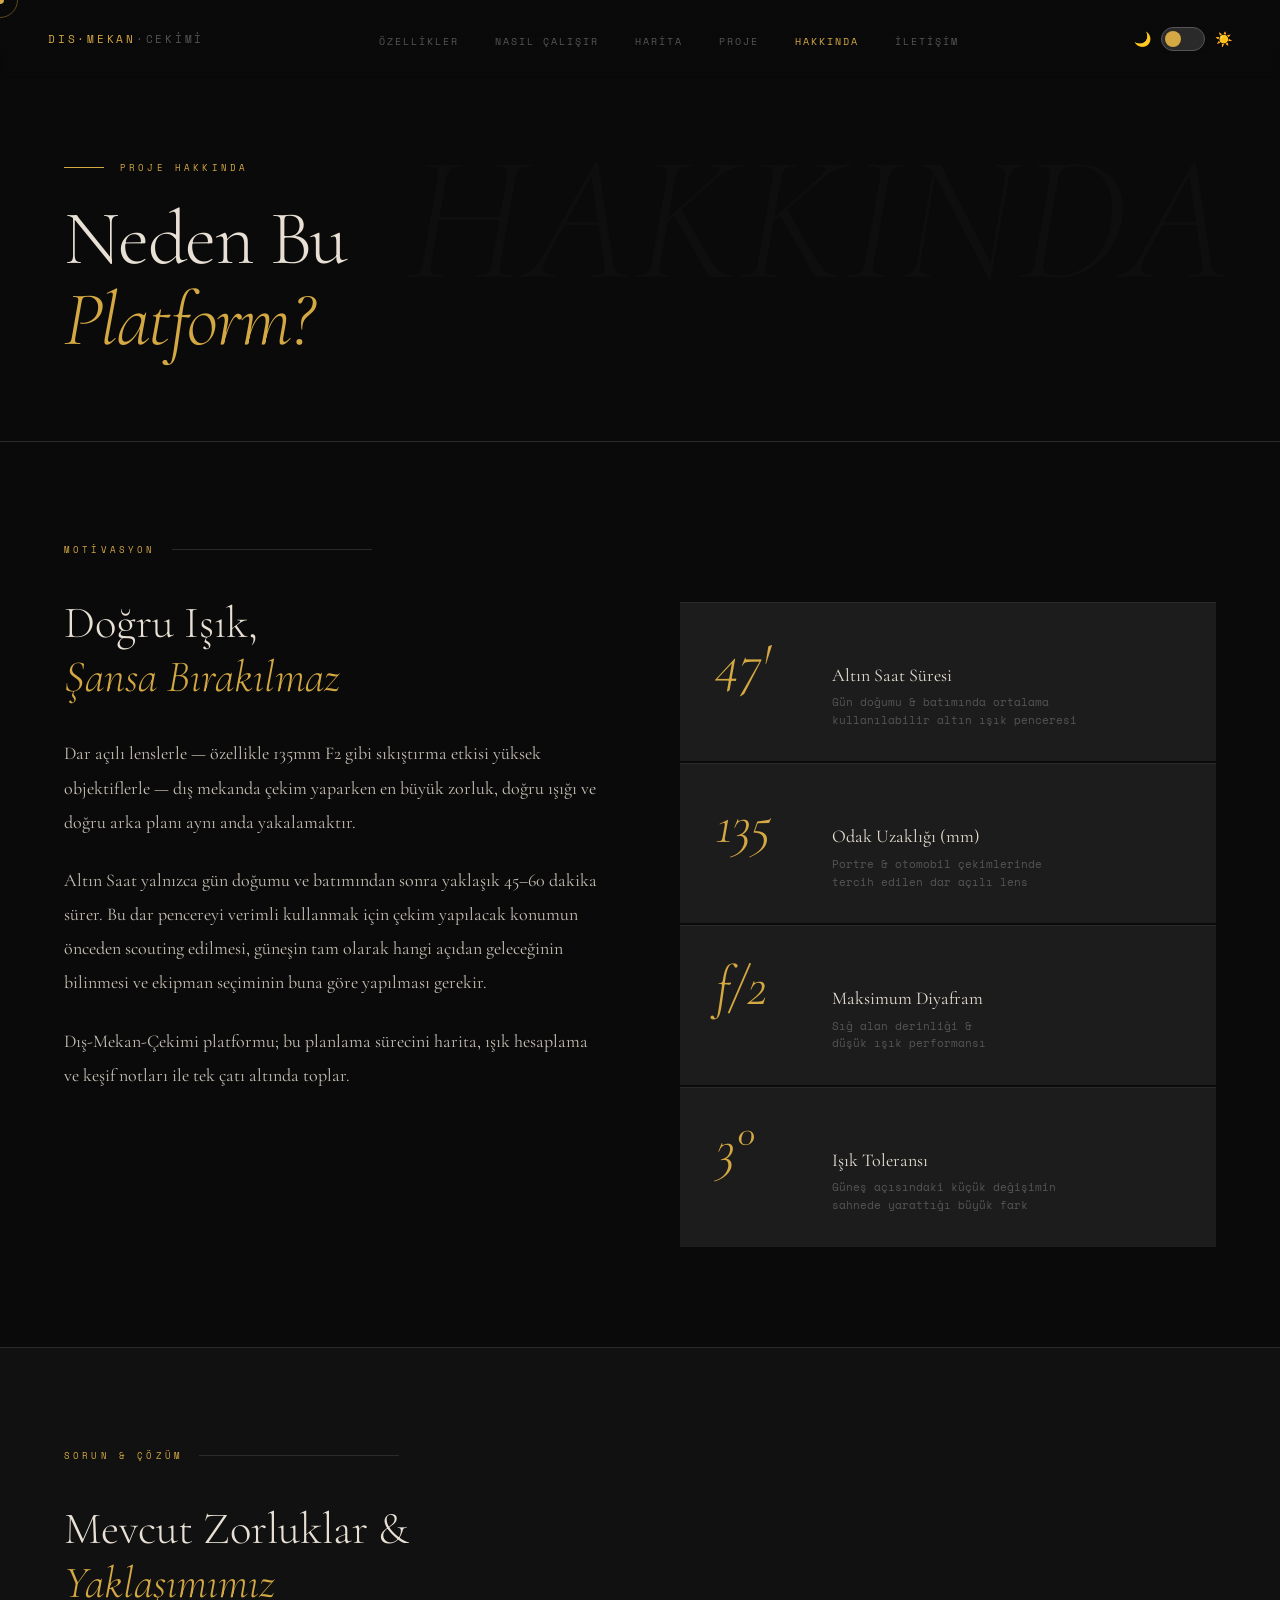
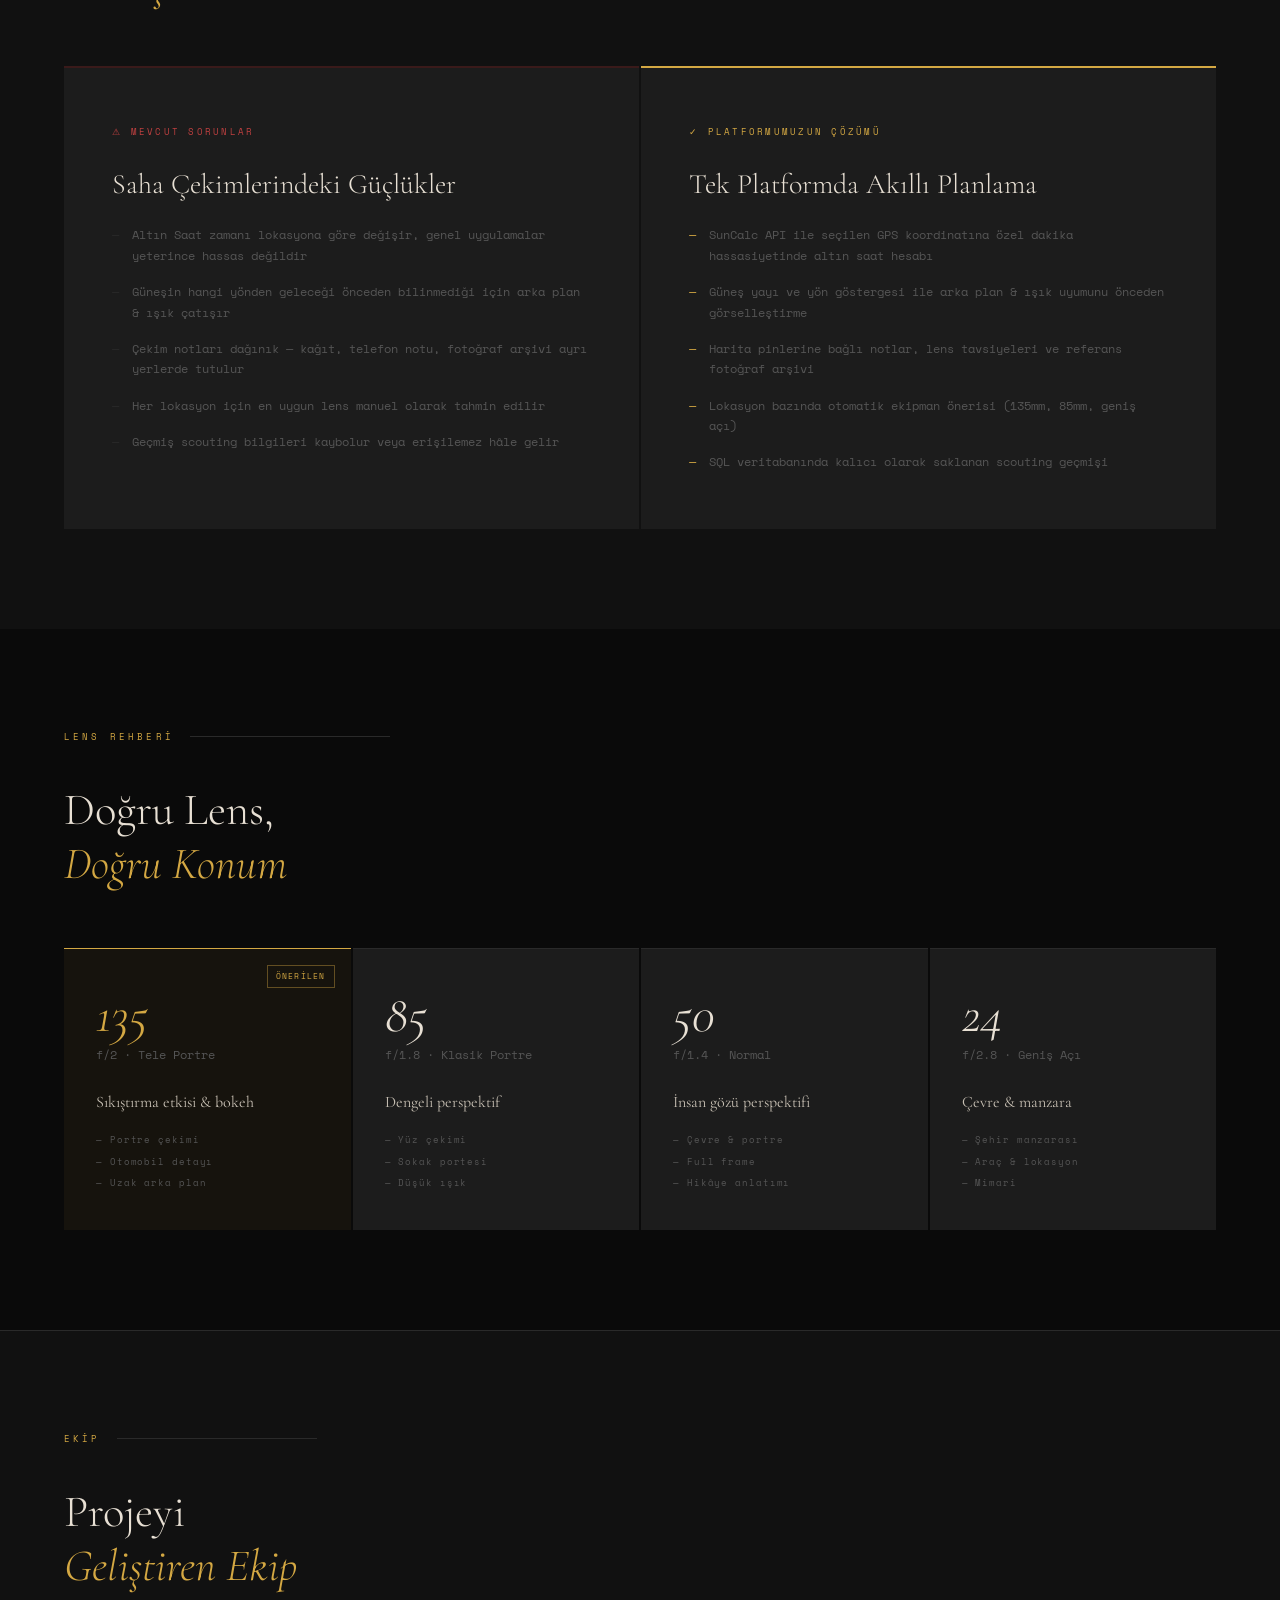
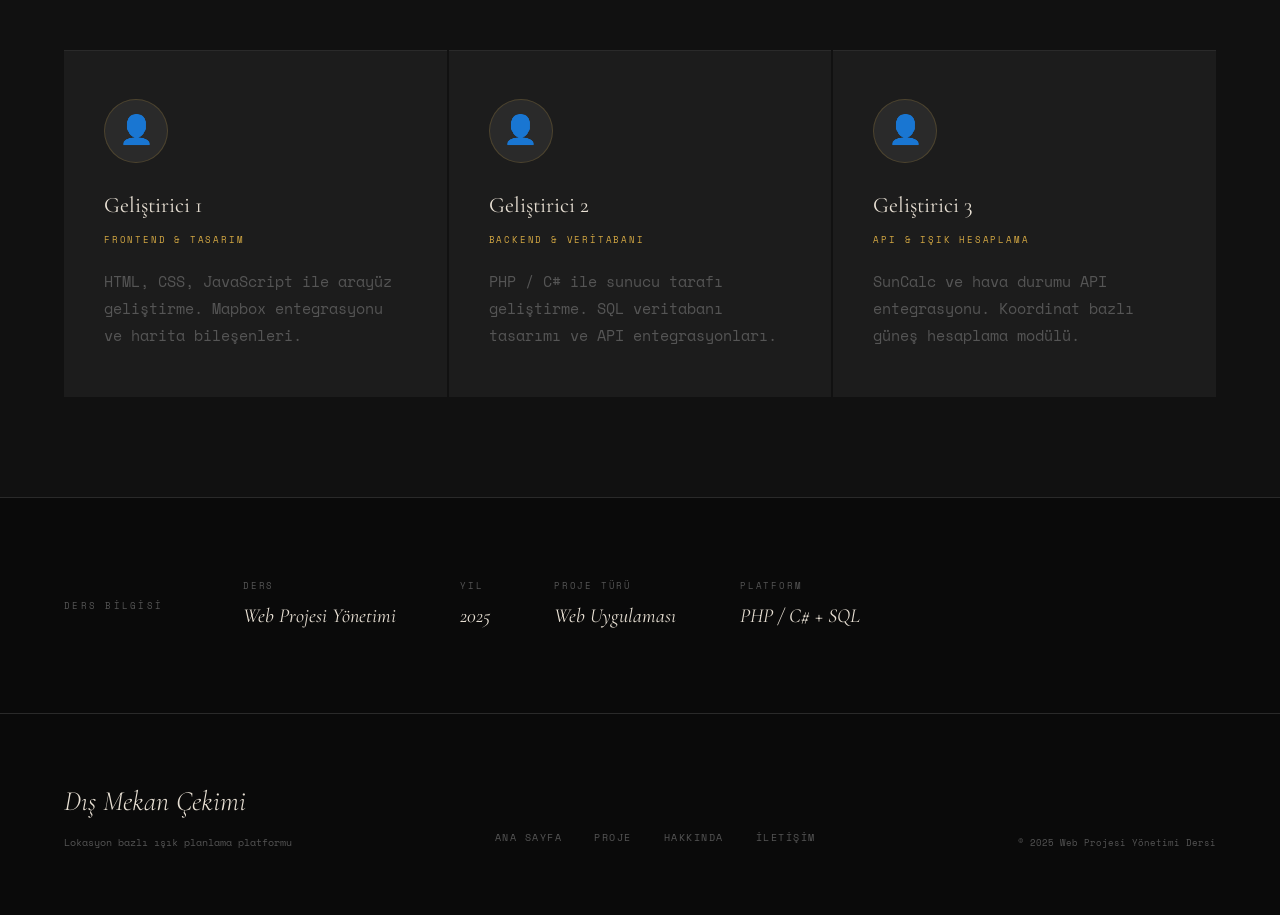
<file: about.html>
<!DOCTYPE html>
<html lang="tr">
<head>
  <script>
    // Tema: sayfa yüklenir yüklenmez uygula (flash önleme)
    (function() {
      if (localStorage.getItem('theme') === 'light') {
        document.documentElement.classList.add('light-mode');
        document.body && document.body.classList.add('light-mode');
      }
    })();
  </script>
  <meta charset="UTF-8" />
  <meta name="viewport" content="width=device-width, initial-scale=1.0"/>
  <title>Hakkında | Dış-Mekan-Çekimi</title>
  <link rel="preconnect" href="https://fonts.googleapis.com">
  <link href="https://fonts.googleapis.com/css2?family=Cormorant+Garamond:ital,wght@0,300;0,400;0,600;1,300;1,400&family=Space+Mono:wght@400;700&display=swap" rel="stylesheet">
  <style>
    *, *::before, *::after { box-sizing: border-box; margin: 0; padding: 0; }

    :root {
      --black:  #0a0a0a;
      --dark:   #111111;
      --mid:    #1c1c1c;
      --border: #2a2a2a;
      --muted:  #555;
      --text:   #c8c0b4;
      --light:  #e8e0d4;
      --gold:   #d4a843;
      --gold2:  #f0c060;
      --accent: #e87b3a;
    }

    html { scroll-behavior: smooth; }
    /* ── LIGHT MODE ── */
    html.light-mode body, body.light-mode {
      --black:   #f5f0e8;
      --dark:    #ede8dc;
      --mid:     #e0d8cc;
      --border:  #c8bfb0;
      --muted:   #8a7f70;
      --text:    #3a3028;
      --light:   #1a1208;
      --gold:    #b8861e;
      --gold2:   #d4a030;
      --accent:  #c05a18;
    }
    body.light-mode nav {
      background: linear-gradient(to bottom, rgba(245,240,232,0.97), transparent);
    }
    body.light-mode nav.scrolled { background: rgba(245,240,232,0.99); }
    body.light-mode .nav-links    { background: rgba(245,240,232,0.98) !important; }

    /* ── DARK MODE TOGGLE BUTONU ── */
    .theme-toggle { display:flex; align-items:center; gap:10px; z-index:102; cursor:pointer; background:none; border:none; padding:0; }
    .theme-toggle-track { width:44px; height:24px; background:var(--border); border-radius:12px; position:relative; transition:background 0.3s; border:1px solid var(--muted); }
    body.light-mode .theme-toggle-track { background:var(--gold); border-color:var(--gold); }
    .theme-toggle-thumb { position:absolute; top:3px; left:3px; width:16px; height:16px; border-radius:50%; background:var(--gold); transition:transform 0.3s, background 0.3s; }
    body.light-mode .theme-toggle-thumb { transform:translateX(20px); background:var(--black); }
    .theme-toggle-icon { font-size:14px; line-height:1; }

    /* ── YUKARI ÇIK BUTONU ── */
    .scroll-top-btn { position:fixed; bottom:40px; right:40px; z-index:200; width:48px; height:48px; background:var(--gold); color:var(--black); border:none; cursor:pointer; display:flex; align-items:center; justify-content:center; font-size:20px; font-family:"Space Mono",monospace; clip-path:polygon(0 0,calc(100% - 8px) 0,100% 8px,100% 100%,0 100%); opacity:0; transform:translateY(20px); transition:opacity 0.4s ease, transform 0.4s ease, background 0.3s; pointer-events:none; }
    .scroll-top-btn.visible { opacity:1; transform:translateY(0); pointer-events:all; }
    .scroll-top-btn:hover { background:var(--gold2); }


    body {
      background: var(--black);
      color: var(--text);
      font-family: 'Cormorant Garamond', serif;
      font-size: 18px;
      line-height: 1.7;
      overflow-x: hidden;
      cursor: none;
    }

    .cursor {
      width: 8px; height: 8px;
      background: var(--gold);
      border-radius: 50%;
      position: fixed; top: 0; left: 0;
      pointer-events: none; z-index: 9999;
      transform: translate(-50%,-50%);
    }
    .cursor-ring {
      width: 36px; height: 36px;
      border: 1px solid rgba(212,168,67,0.4);
      border-radius: 50%;
      position: fixed; top: 0; left: 0;
      pointer-events: none; z-index: 9998;
      transform: translate(-50%,-50%);
      transition: all 0.15s ease;
    }

    /* NAV */
    nav {
      position: fixed; top: 0; left: 0; right: 0;
      z-index: 100;
      display: flex; align-items: center; justify-content: space-between;
      padding: 24px 48px;
      background: linear-gradient(to bottom, rgba(10,10,10,0.95), transparent);
      backdrop-filter: blur(4px);
    }
    .nav-logo {
      font-family: 'Space Mono', monospace;
      font-size: 11px;
      letter-spacing: 0.25em;
      color: var(--gold);
      text-transform: uppercase;
      text-decoration: none;
    }
    .nav-logo span { color: var(--muted); }
    .nav-links { display: flex; gap: 36px; list-style: none; }
    .nav-links a {
      font-family: 'Space Mono', monospace;
      font-size: 10px;
      letter-spacing: 0.2em;
      text-transform: uppercase;
      color: var(--muted);
      text-decoration: none;
      transition: color 0.3s;
    }
    .nav-links a:hover, .nav-links a.active { color: var(--gold); }

    /* PAGE HEADER */
    .page-header {
      padding: 160px 64px 80px;
      border-bottom: 1px solid var(--border);
      position: relative;
      overflow: hidden;
    }
    .page-header::before {
      content: 'HAKKINDA';
      position: absolute;
      right: 48px; top: 50%;
      transform: translateY(-50%);
      font-size: 180px;
      font-weight: 300;
      font-style: italic;
      color: rgba(255,255,255,0.02);
      font-family: 'Cormorant Garamond', serif;
      pointer-events: none;
      white-space: nowrap;
    }
    .page-tag {
      font-family: 'Space Mono', monospace;
      font-size: 9px;
      letter-spacing: 0.35em;
      text-transform: uppercase;
      color: var(--gold);
      display: flex; align-items: center; gap: 16px;
      margin-bottom: 24px;
    }
    .page-tag::before {
      content: ''; display: block;
      width: 40px; height: 1px; background: var(--gold);
    }
    .page-title {
      font-size: clamp(48px, 6vw, 88px);
      font-weight: 300;
      color: var(--light);
      line-height: 1.05;
      letter-spacing: -0.02em;
    }
    .page-title em { font-style: italic; color: var(--gold); }

    /* INTRO */
    .intro {
      display: grid;
      grid-template-columns: 1fr 1fr;
      gap: 80px;
      padding: 100px 64px;
      align-items: start;
    }
    .intro-left {}
    .section-label {
      font-family: 'Space Mono', monospace;
      font-size: 9px;
      letter-spacing: 0.35em;
      text-transform: uppercase;
      color: var(--gold);
      display: flex; align-items: center; gap: 16px;
      margin-bottom: 40px;
    }
    .section-label::after {
      content: ''; display: block; flex: 1;
      height: 1px; background: var(--border); max-width: 200px;
    }
    .intro-title {
      font-size: clamp(30px, 3.5vw, 48px);
      font-weight: 300;
      color: var(--light);
      line-height: 1.2;
      margin-bottom: 32px;
    }
    .intro-title em { font-style: italic; color: var(--gold); }
    .intro-text {
      font-size: 18px;
      color: var(--text);
      line-height: 1.9;
      margin-bottom: 24px;
    }

    .intro-right {
      display: flex; flex-direction: column; gap: 2px;
      padding-top: 60px;
    }
    .stat-block {
      background: var(--mid);
      border-top: 1px solid var(--border);
      padding: 32px 36px;
      display: flex; align-items: baseline; gap: 16px;
      transition: background 0.3s;
      position: relative;
      overflow: hidden;
    }
    .stat-block::before {
      content: '';
      position: absolute; top: 0; left: 0;
      width: 2px; height: 0;
      background: var(--gold);
      transition: height 0.4s;
    }
    .stat-block:hover::before { height: 100%; }
    .stat-block:hover { background: #1f1f1f; }
    .stat-big {
      font-size: 56px;
      font-weight: 300;
      font-style: italic;
      color: var(--gold);
      line-height: 1;
      min-width: 100px;
    }
    .stat-info {}
    .stat-title {
      font-size: 18px;
      color: var(--light);
      font-weight: 400;
      margin-bottom: 4px;
    }
    .stat-desc {
      font-family: 'Space Mono', monospace;
      font-size: 11px;
      color: var(--muted);
      line-height: 1.6;
    }

    /* PROBLEM / SOLUTION */
    .problem {
      background: var(--dark);
      padding: 100px 64px;
      border-top: 1px solid var(--border);
    }
    .two-col {
      display: grid;
      grid-template-columns: 1fr 1fr;
      gap: 2px;
      margin-top: 56px;
    }
    .col-card {
      padding: 56px 48px;
      position: relative;
      overflow: hidden;
    }
    .col-card.problem-card {
      background: var(--mid);
      border-top: 2px solid #3a1a1a;
    }
    .col-card.solution-card {
      background: var(--mid);
      border-top: 2px solid var(--gold);
    }
    .col-card-label {
      font-family: 'Space Mono', monospace;
      font-size: 9px;
      letter-spacing: 0.25em;
      text-transform: uppercase;
      margin-bottom: 28px;
    }
    .problem-card .col-card-label { color: #c04040; }
    .solution-card .col-card-label { color: var(--gold); }
    .col-card-title {
      font-size: 28px;
      color: var(--light);
      font-weight: 300;
      margin-bottom: 24px;
      line-height: 1.2;
    }
    .col-card ul {
      list-style: none;
      display: flex; flex-direction: column; gap: 16px;
    }
    .col-card ul li {
      font-family: 'Space Mono', monospace;
      font-size: 12px;
      color: var(--muted);
      line-height: 1.7;
      padding-left: 20px;
      position: relative;
    }
    .col-card ul li::before {
      content: '—';
      position: absolute; left: 0;
      color: var(--border);
    }
    .solution-card ul li::before { color: var(--gold); }

    /* LENS PHILOSOPHY */
    .lens-section {
      padding: 100px 64px;
      background: var(--black);
    }
    .lens-grid {
      display: grid;
      grid-template-columns: repeat(4, 1fr);
      gap: 2px;
      margin-top: 56px;
    }
    .lens-card {
      background: var(--mid);
      border-top: 1px solid var(--border);
      padding: 40px 32px;
      transition: all 0.3s;
      position: relative;
    }
    .lens-card:hover { background: #1f1f1f; }
    .lens-card.featured {
      background: rgba(212,168,67,0.06);
      border-top-color: var(--gold);
    }
    .lens-mm {
      font-size: 52px;
      font-weight: 300;
      font-style: italic;
      color: var(--light);
      line-height: 1;
      margin-bottom: 4px;
    }
    .lens-card.featured .lens-mm { color: var(--gold); }
    .lens-aperture {
      font-family: 'Space Mono', monospace;
      font-size: 12px;
      color: var(--muted);
      margin-bottom: 24px;
    }
    .lens-use {
      font-size: 16px;
      color: var(--text);
      margin-bottom: 16px;
    }
    .lens-tags {
      display: flex; flex-direction: column; gap: 6px;
    }
    .lens-tag {
      font-family: 'Space Mono', monospace;
      font-size: 9px;
      color: var(--muted);
      letter-spacing: 0.1em;
    }
    .lens-badge {
      position: absolute; top: 16px; right: 16px;
      font-family: 'Space Mono', monospace;
      font-size: 8px;
      letter-spacing: 0.15em;
      text-transform: uppercase;
      color: var(--gold);
      border: 1px solid rgba(212,168,67,0.4);
      padding: 4px 8px;
    }

    /* TEAM / ABOUT */
    .team {
      background: var(--dark);
      padding: 100px 64px;
      border-top: 1px solid var(--border);
    }
    .team-grid {
      display: grid;
      grid-template-columns: repeat(3, 1fr);
      gap: 2px;
      margin-top: 56px;
    }
    .team-card {
      background: var(--mid);
      border-top: 1px solid var(--border);
      padding: 48px 40px;
      transition: all 0.3s;
    }
    .team-card:hover { background: #1f1f1f; }
    .team-avatar {
      width: 64px; height: 64px;
      border-radius: 50%;
      background: var(--border);
      display: flex; align-items: center; justify-content: center;
      font-size: 28px;
      margin-bottom: 24px;
      border: 1px solid rgba(212,168,67,0.2);
    }
    .team-name {
      font-size: 22px;
      color: var(--light);
      font-weight: 400;
      margin-bottom: 8px;
    }
    .team-role {
      font-family: 'Space Mono', monospace;
      font-size: 9px;
      letter-spacing: 0.2em;
      color: var(--gold);
      text-transform: uppercase;
      margin-bottom: 20px;
    }
    .team-desc {
      font-size: 15px;
      color: var(--muted);
      font-family: 'Space Mono', monospace;
      line-height: 1.8;
    }

    /* COURSE INFO */
    .course {
      padding: 80px 64px;
      border-top: 1px solid var(--border);
      display: flex; align-items: center;
      gap: 80px; flex-wrap: wrap;
      background: var(--black);
    }
    .course-label {
      font-family: 'Space Mono', monospace;
      font-size: 9px;
      letter-spacing: 0.25em;
      color: var(--muted);
      text-transform: uppercase;
      white-space: nowrap;
    }
    .course-info {
      display: flex; gap: 64px; flex-wrap: wrap;
    }
    .course-item {}
    .course-key {
      font-family: 'Space Mono', monospace;
      font-size: 9px;
      color: var(--muted);
      letter-spacing: 0.2em;
      text-transform: uppercase;
      margin-bottom: 6px;
    }
    .course-val {
      font-size: 20px;
      color: var(--light);
      font-style: italic;
    }

    /* FOOTER */
    footer {
      padding: 64px;
      border-top: 1px solid var(--border);
      display: flex; justify-content: space-between; align-items: flex-end;
      flex-wrap: wrap; gap: 32px;
    }
    .footer-logo { font-size: 28px; font-weight: 300; color: var(--light); font-style: italic; }
    .footer-links { display: flex; gap: 32px; list-style: none; }
    .footer-links a {
      font-family: 'Space Mono', monospace;
      font-size: 10px; letter-spacing: 0.15em;
      text-transform: uppercase; color: var(--muted);
      text-decoration: none; transition: color 0.3s;
    }
    .footer-links a:hover { color: var(--gold); }
    .footer-copy { font-family: 'Space Mono', monospace; font-size: 9px; color: var(--muted); }

    /* REVEAL */
    .reveal { opacity: 0; transform: translateY(30px); transition: opacity 0.7s ease, transform 0.7s ease; }
    .reveal.visible { opacity: 1; transform: translateY(0); }


    /* ── HAMBURGER ── */
    .hamburger { display: none; flex-direction: column; gap: 6px; cursor: pointer; z-index: 102; background: none; border: none; padding: 4px; }
    .hamburger span { display: block; width: 28px; height: 1px; background: var(--gold); transition: all 0.3s ease-in-out; }
    @media (max-width: 900px) {
      .hamburger { display: flex; }
      .hamburger.open span:nth-child(1) { transform: translateY(7px) rotate(45deg); }
      .hamburger.open span:nth-child(2) { opacity: 0; }
      .hamburger.open span:nth-child(3) { transform: translateY(-7px) rotate(-45deg); }
      .nav-links {
        position: fixed; top: 0; right: -100%; width: 100%; height: 100vh;
        background: rgba(10,10,10,0.98); backdrop-filter: blur(10px);
        flex-direction: column; justify-content: center; align-items: center;
        gap: 40px; transition: right 0.4s ease;
        display: flex;
      }
      .nav-links.open { right: 0; }
      .nav-links a { font-size: 14px; }
    }
    @media (max-width: 900px) {
      nav { padding: 20px 24px; }
      .page-header { padding: 120px 24px 60px; }
      .intro { grid-template-columns: 1fr; padding: 60px 24px; gap: 48px; }
      .problem { padding: 60px 24px; }
      .two-col { grid-template-columns: 1fr; }
      .lens-section { padding: 60px 24px; }
      .lens-grid { grid-template-columns: 1fr 1fr; }
      .team { padding: 60px 24px; }
      .team-grid { grid-template-columns: 1fr; }
      .course { padding: 48px 24px; gap: 32px; }
      footer { padding: 40px 24px; flex-direction: column; }
    }
  </style>
</head>
<body>

  <div class="cursor" id="cursor"></div>
  <div class="cursor-ring" id="cursorRing"></div>

  <!-- NAV -->
  <nav>
    <a href="index.html" class="nav-logo">DIS·MEKAN<span>·CEKİMİ</span></a>
    <ul class="nav-links" id="navLinks">
      <li><a href="index.html#features">Özellikler</a></li>
      <li><a href="index.html#nasil">Nasıl Çalışır</a></li>
      <li><a href="index.html#harita">Harita</a></li>
      <li><a href="project.html">Proje</a></li>
      <li><a href="about.html" class="active">Hakkında</a></li>
      <li><a href="contact.html">İletişim</a></li>
    </ul>
    <div style="display:flex;align-items:center;gap:16px;">
      <button class="theme-toggle" id="themeToggle" title="Tema değiştir" aria-label="Tema değiştir">
        <span class="theme-toggle-icon">🌙</span>
        <div class="theme-toggle-track">
          <div class="theme-toggle-thumb"></div>
        </div>
        <span class="theme-toggle-icon">☀️</span>
      </button>
      <button class="hamburger" id="hamburger" aria-label="Menü">
        <span></span><span></span><span></span>
      </button>
    </div>
  </nav>

  <!-- PAGE HEADER -->
  <div class="page-header">
    <div class="page-tag">Proje Hakkında</div>
    <h1 class="page-title">
      Neden Bu<br>
      <em>Platform?</em>
    </h1>
  </div>

  <!-- INTRO -->
  <section class="intro">
    <div class="intro-left">
      <div class="section-label reveal">Motivasyon</div>
      <h2 class="intro-title reveal">
        Doğru Işık,<br>
        <em>Şansa Bırakılmaz</em>
      </h2>
      <p class="intro-text reveal">
        Dar açılı lenslerle — özellikle 135mm F2 gibi sıkıştırma etkisi yüksek objektiflerle — dış mekanda çekim yaparken en büyük zorluk, doğru ışığı ve doğru arka planı aynı anda yakalamaktır.
      </p>
      <p class="intro-text reveal">
        Altın Saat yalnızca gün doğumu ve batımından sonra yaklaşık 45–60 dakika sürer. Bu dar pencereyi verimli kullanmak için çekim yapılacak konumun önceden scouting edilmesi, güneşin tam olarak hangi açıdan geleceğinin bilinmesi ve ekipman seçiminin buna göre yapılması gerekir.
      </p>
      <p class="intro-text reveal">
        Dış-Mekan-Çekimi platformu; bu planlama sürecini harita, ışık hesaplama ve keşif notları ile tek çatı altında toplar.
      </p>
    </div>

    <div class="intro-right reveal">
      <div class="stat-block">
        <div class="stat-big">47'</div>
        <div class="stat-info">
          <div class="stat-title">Altın Saat Süresi</div>
          <div class="stat-desc">Gün doğumu & batımında ortalama<br>kullanılabilir altın ışık penceresi</div>
        </div>
      </div>
      <div class="stat-block">
        <div class="stat-big">135</div>
        <div class="stat-info">
          <div class="stat-title">Odak Uzaklığı (mm)</div>
          <div class="stat-desc">Portre & otomobil çekimlerinde<br>tercih edilen dar açılı lens</div>
        </div>
      </div>
      <div class="stat-block">
        <div class="stat-big">f/2</div>
        <div class="stat-info">
          <div class="stat-title">Maksimum Diyafram</div>
          <div class="stat-desc">Sığ alan derinliği &<br>düşük ışık performansı</div>
        </div>
      </div>
      <div class="stat-block">
        <div class="stat-big">3°</div>
        <div class="stat-info">
          <div class="stat-title">Işık Toleransı</div>
          <div class="stat-desc">Güneş açısındaki küçük değişimin<br>sahnede yarattığı büyük fark</div>
        </div>
      </div>
    </div>
  </section>

  <!-- PROBLEM / SOLUTION -->
  <section class="problem">
    <div class="section-label reveal">Sorun & Çözüm</div>
    <h2 class="intro-title reveal">
      Mevcut Zorluklar &<br>
      <em>Yaklaşımımız</em>
    </h2>
    <div class="two-col reveal">
      <div class="col-card problem-card">
        <div class="col-card-label">⚠ Mevcut Sorunlar</div>
        <h3 class="col-card-title">Saha Çekimlerindeki Güçlükler</h3>
        <ul>
          <li>Altın Saat zamanı lokasyona göre değişir, genel uygulamalar yeterince hassas değildir</li>
          <li>Güneşin hangi yönden geleceği önceden bilinmediği için arka plan & ışık çatışır</li>
          <li>Çekim notları dağınık — kağıt, telefon notu, fotoğraf arşivi ayrı yerlerde tutulur</li>
          <li>Her lokasyon için en uygun lens manuel olarak tahmin edilir</li>
          <li>Geçmiş scouting bilgileri kaybolur veya erişilemez hâle gelir</li>
        </ul>
      </div>
      <div class="col-card solution-card">
        <div class="col-card-label">✓ Platformumuzun Çözümü</div>
        <h3 class="col-card-title">Tek Platformda Akıllı Planlama</h3>
        <ul>
          <li>SunCalc API ile seçilen GPS koordinatına özel dakika hassasiyetinde altın saat hesabı</li>
          <li>Güneş yayı ve yön göstergesi ile arka plan & ışık uyumunu önceden görselleştirme</li>
          <li>Harita pinlerine bağlı notlar, lens tavsiyeleri ve referans fotoğraf arşivi</li>
          <li>Lokasyon bazında otomatik ekipman önerisi (135mm, 85mm, geniş açı)</li>
          <li>SQL veritabanında kalıcı olarak saklanan scouting geçmişi</li>
        </ul>
      </div>
    </div>
  </section>

  <!-- LENS PHILOSOPHY -->
  <section class="lens-section">
    <div class="section-label reveal">Lens Rehberi</div>
    <h2 class="intro-title reveal">
      Doğru Lens,<br>
      <em>Doğru Konum</em>
    </h2>
    <div class="lens-grid reveal">
      <div class="lens-card featured">
        <div class="lens-badge">Önerilen</div>
        <div class="lens-mm">135</div>
        <div class="lens-aperture">f/2 · Tele Portre</div>
        <div class="lens-use">Sıkıştırma etkisi & bokeh</div>
        <div class="lens-tags">
          <span class="lens-tag">— Portre çekimi</span>
          <span class="lens-tag">— Otomobil detayı</span>
          <span class="lens-tag">— Uzak arka plan</span>
        </div>
      </div>
      <div class="lens-card">
        <div class="lens-mm">85</div>
        <div class="lens-aperture">f/1.8 · Klasik Portre</div>
        <div class="lens-use">Dengeli perspektif</div>
        <div class="lens-tags">
          <span class="lens-tag">— Yüz çekimi</span>
          <span class="lens-tag">— Sokak portesi</span>
          <span class="lens-tag">— Düşük ışık</span>
        </div>
      </div>
      <div class="lens-card">
        <div class="lens-mm">50</div>
        <div class="lens-aperture">f/1.4 · Normal</div>
        <div class="lens-use">İnsan gözü perspektifi</div>
        <div class="lens-tags">
          <span class="lens-tag">— Çevre & portre</span>
          <span class="lens-tag">— Full frame</span>
          <span class="lens-tag">— Hikâye anlatımı</span>
        </div>
      </div>
      <div class="lens-card">
        <div class="lens-mm">24</div>
        <div class="lens-aperture">f/2.8 · Geniş Açı</div>
        <div class="lens-use">Çevre & manzara</div>
        <div class="lens-tags">
          <span class="lens-tag">— Şehir manzarası</span>
          <span class="lens-tag">— Araç & lokasyon</span>
          <span class="lens-tag">— Mimari</span>
        </div>
      </div>
    </div>
  </section>

  <!-- TEAM -->
  <section class="team">
    <div class="section-label reveal">Ekip</div>
    <h2 class="intro-title reveal">
      Projeyi<br>
      <em>Geliştiren Ekip</em>
    </h2>
    <div class="team-grid reveal">
      <div class="team-card">
        <div class="team-avatar">👤</div>
        <div class="team-name">Geliştirici 1</div>
        <div class="team-role">Frontend & Tasarım</div>
        <div class="team-desc">HTML, CSS, JavaScript ile arayüz geliştirme. Mapbox entegrasyonu ve harita bileşenleri.</div>
      </div>
      <div class="team-card">
        <div class="team-avatar">👤</div>
        <div class="team-name">Geliştirici 2</div>
        <div class="team-role">Backend & Veritabanı</div>
        <div class="team-desc">PHP / C# ile sunucu tarafı geliştirme. SQL veritabanı tasarımı ve API entegrasyonları.</div>
      </div>
      <div class="team-card">
        <div class="team-avatar">👤</div>
        <div class="team-name">Geliştirici 3</div>
        <div class="team-role">API & Işık Hesaplama</div>
        <div class="team-desc">SunCalc ve hava durumu API entegrasyonu. Koordinat bazlı güneş hesaplama modülü.</div>
      </div>
    </div>
  </section>

  <!-- COURSE INFO -->
  <div class="course">
    <div class="course-label">Ders Bilgisi</div>
    <div class="course-info">
      <div class="course-item">
        <div class="course-key">Ders</div>
        <div class="course-val">Web Projesi Yönetimi</div>
      </div>
      <div class="course-item">
        <div class="course-key">Yıl</div>
        <div class="course-val">2025</div>
      </div>
      <div class="course-item">
        <div class="course-key">Proje Türü</div>
        <div class="course-val">Web Uygulaması</div>
      </div>
      <div class="course-item">
        <div class="course-key">Platform</div>
        <div class="course-val">PHP / C# + SQL</div>
      </div>
    </div>
  </div>

  <!-- FOOTER -->
  <footer>
    <div>
      <div class="footer-logo">Dış Mekan Çekimi</div>
      <div style="font-family:'Space Mono',monospace;font-size:10px;color:var(--muted);margin-top:8px">
        Lokasyon bazlı ışık planlama platformu
      </div>
    </div>
    <ul class="footer-links">
      <li><a href="index.html">Ana Sayfa</a></li>
      <li><a href="project.html">Proje</a></li>
      <li><a href="about.html">Hakkında</a></li>
      <li><a href="contact.html">İletişim</a></li>
    </ul>
    <div class="footer-copy">© 2025 Web Projesi Yönetimi Dersi</div>
  </footer>

  <script>
    const cursor = document.getElementById('cursor');
    const ring = document.getElementById('cursorRing');
    document.addEventListener('mousemove', e => {
      cursor.style.left = e.clientX + 'px';
      cursor.style.top = e.clientY + 'px';
      setTimeout(() => {
        ring.style.left = e.clientX + 'px';
        ring.style.top = e.clientY + 'px';
      }, 80);
    });

    const reveals = document.querySelectorAll('.reveal');
    const observer = new IntersectionObserver(entries => {
      entries.forEach(e => {
        if (e.isIntersecting) { e.target.classList.add('visible'); observer.unobserve(e.target); }
      });
    }, { threshold: 0.12 });
    reveals.forEach(el => observer.observe(el));
  </script>
  <button class="scroll-top-btn" id="scrollTopBtn" title="Yukarı çık" aria-label="Yukarı çık">↑</button>

  <script>
    document.addEventListener('DOMContentLoaded', function() {
      // Tema toggle
      var themeBtn = document.getElementById('themeToggle');
      if (themeBtn) {
        themeBtn.addEventListener('click', function() {
          document.body.classList.toggle('light-mode');
          document.documentElement.classList.toggle('light-mode');
          localStorage.setItem('theme', document.body.classList.contains('light-mode') ? 'light' : 'dark');
        });
      }
      // Hamburger menü
      var ham = document.getElementById('hamburger');
      var navL = document.getElementById('navLinks');
      if (ham && navL) {
        ham.addEventListener('click', function() {
          ham.classList.toggle('open');
          navL.classList.toggle('open');
        });
        navL.querySelectorAll('a').forEach(function(a) {
          a.addEventListener('click', function() {
            ham.classList.remove('open');
            navL.classList.remove('open');
          });
        });
      }
      // Yukarı çık
      var topBtn = document.getElementById('scrollTopBtn');
      if (topBtn) {
        window.addEventListener('scroll', function() {
          topBtn.classList.toggle('visible', window.scrollY > 400);
        });
        topBtn.addEventListener('click', function() {
          window.scrollTo({ top: 0, behavior: 'smooth' });
        });
      }
      // Nav scroll efekti
      var nav = document.querySelector('nav');
      if (nav) {
        window.addEventListener('scroll', function() {
          nav.classList.toggle('scrolled', window.scrollY > 60);
        });
      }
    });
  </script>
</body>
</html>
</file>
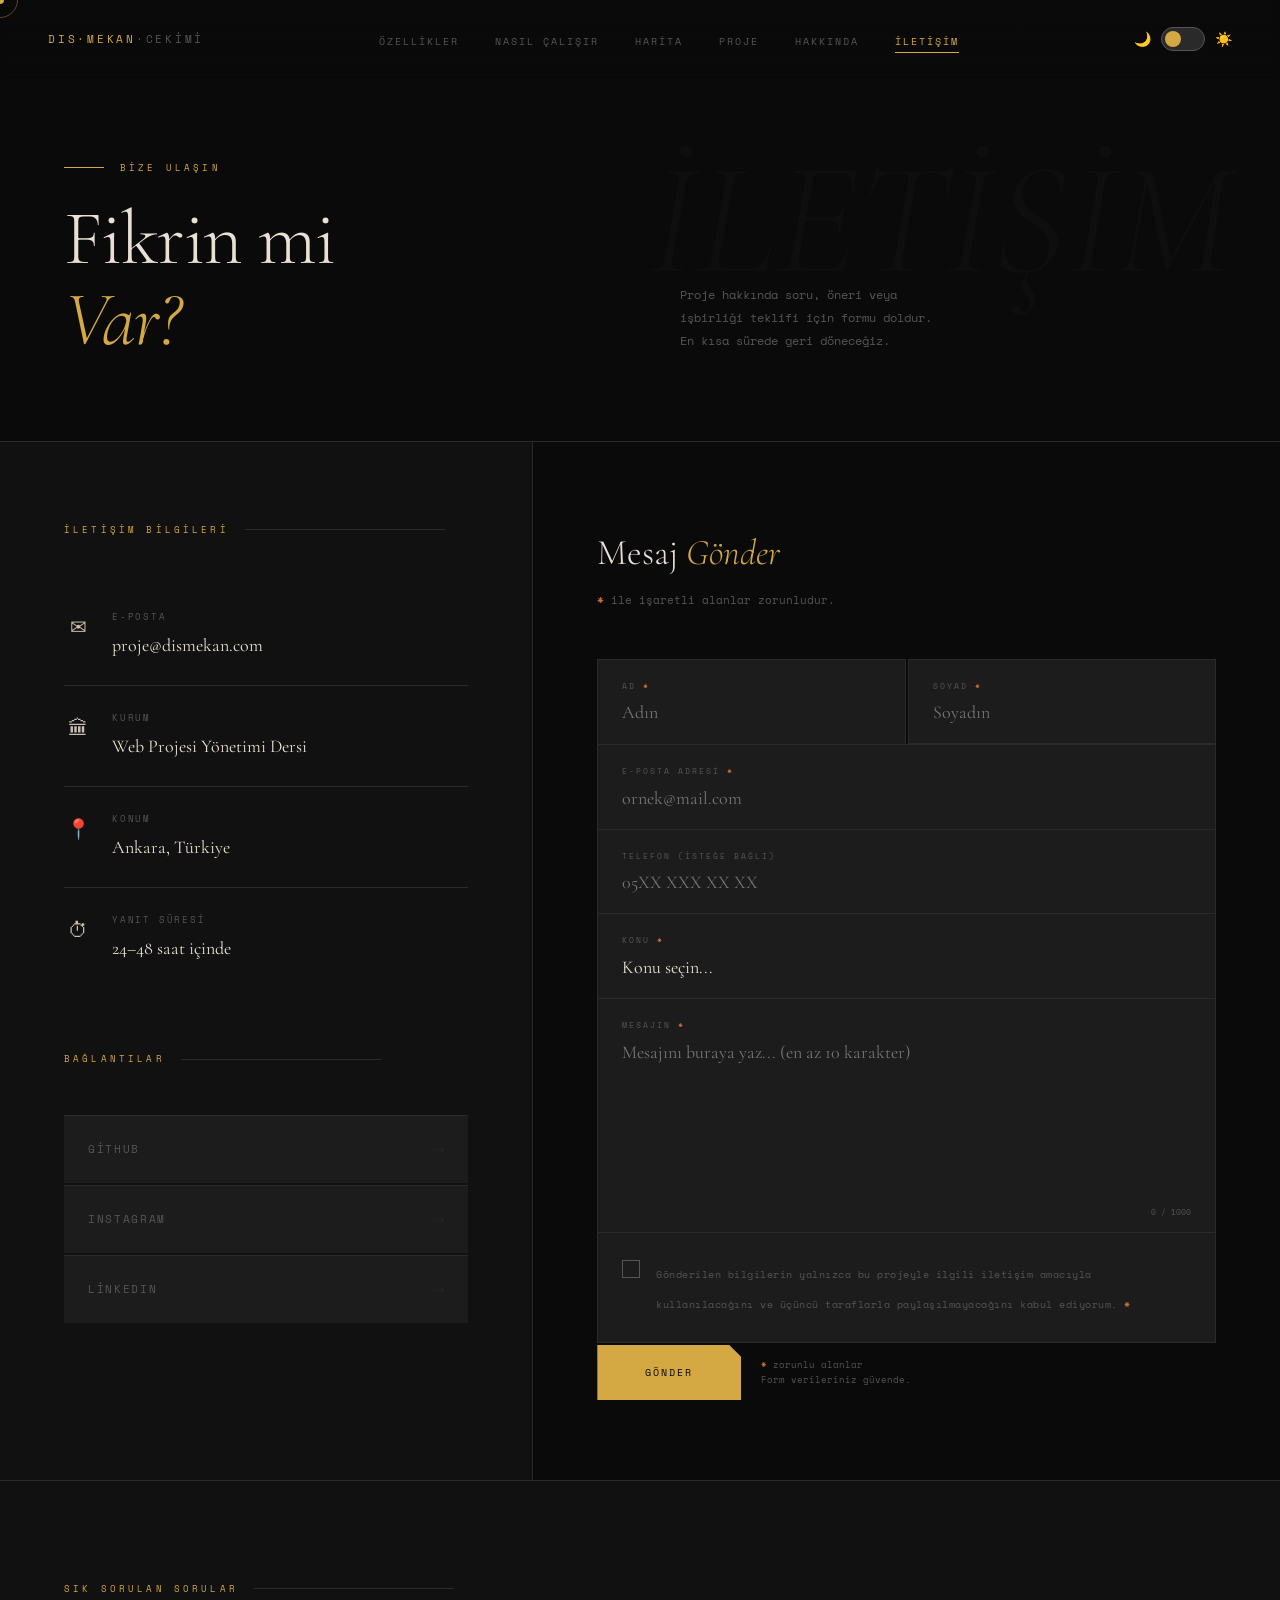
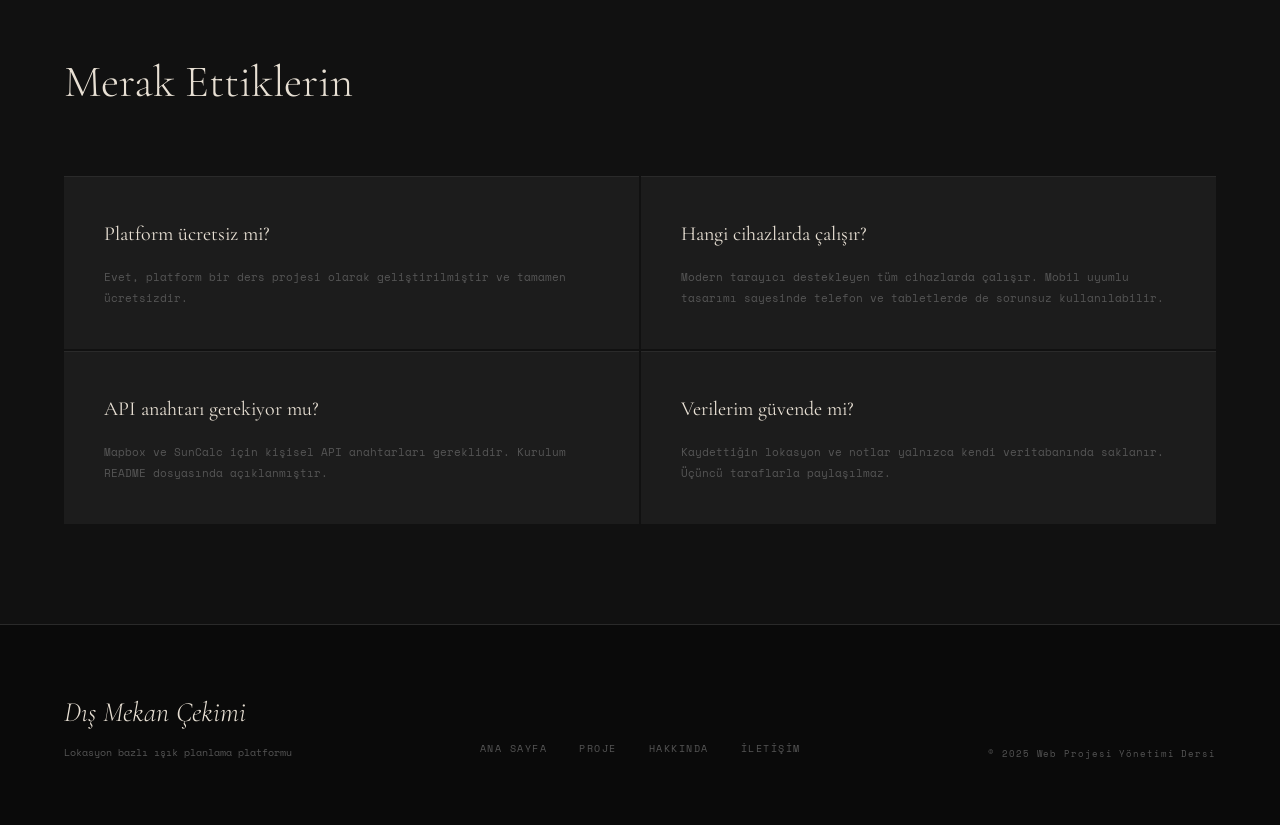
<file: contact.html>
<!DOCTYPE html>
<html lang="tr">
<head>
  <script>
    (function() {
      if (localStorage.getItem('theme') === 'light') {
        document.documentElement.classList.add('light-mode');
        document.body && document.body.classList.add('light-mode');
      }
    })();
  </script>
  <meta charset="UTF-8" />
  <meta name="viewport" content="width=device-width, initial-scale=1.0"/>
  <title>İletişim | Dış-Mekan-Çekimi</title>
  <link rel="preconnect" href="https://fonts.googleapis.com">
  <link href="https://fonts.googleapis.com/css2?family=Cormorant+Garamond:ital,wght@0,300;0,400;0,600;1,300;1,400&family=Space+Mono:wght@400;700&display=swap" rel="stylesheet">
  <link rel="stylesheet" href="style.css">
  <style>
    html.light-mode body, body.light-mode {
      --black:#f5f0e8; --dark:#ede8dc; --mid:#e0d8cc; --border:#c8bfb0;
      --muted:#8a7f70; --text:#3a3028; --light:#1a1208;
      --gold:#b8861e; --gold2:#d4a030; --accent:#c05a18;
    }
    body.light-mode nav { background:linear-gradient(to bottom,rgba(245,240,232,0.97),transparent); }
    body.light-mode .nav-links { background:rgba(245,240,232,0.98) !important; }
    body { cursor:none; }

    .page-header {
      padding:160px 64px 80px; border-bottom:1px solid var(--border);
      display:grid; grid-template-columns:1fr 1fr; gap:80px; align-items:end;
      position:relative; overflow:hidden;
    }
    .page-header::before {
      content:'İLETİŞİM'; position:absolute; right:48px; top:50%;
      transform:translateY(-50%); font-size:160px; font-weight:300;
      font-style:italic; color:rgba(255,255,255,0.02);
      font-family:'Cormorant Garamond',serif; pointer-events:none; white-space:nowrap;
    }
    .page-tag { font-family:'Space Mono',monospace; font-size:9px; letter-spacing:0.35em; text-transform:uppercase; color:var(--gold); display:flex; align-items:center; gap:16px; margin-bottom:24px; }
    .page-tag::before { content:''; display:block; width:40px; height:1px; background:var(--gold); }
    .page-title { font-size:clamp(48px,6vw,88px); font-weight:300; color:var(--light); line-height:1.05; letter-spacing:-0.02em; }
    .page-title em { font-style:italic; color:var(--gold); }
    .page-desc { font-family:'Space Mono',monospace; font-size:12px; color:var(--muted); line-height:1.9; align-self:end; padding-bottom:8px; }

    .contact-layout { display:grid; grid-template-columns:1fr 1.4fr; min-height:70vh; }

    .contact-info { background:var(--dark); padding:80px 64px; border-right:1px solid var(--border); display:flex; flex-direction:column; gap:64px; }
    .info-item { display:flex; align-items:flex-start; gap:20px; padding:24px 0; border-bottom:1px solid var(--border); }
    .info-item:last-child { border-bottom:none; }
    .info-icon { font-size:20px; margin-top:2px; min-width:28px; text-align:center; }
    .info-label { font-family:'Space Mono',monospace; font-size:9px; letter-spacing:0.2em; color:var(--muted); text-transform:uppercase; margin-bottom:6px; }
    .info-value { font-size:18px; color:var(--light); }
    .social-links { display:flex; flex-direction:column; gap:2px; }
    .social-link { display:flex; align-items:center; justify-content:space-between; background:var(--mid); border-top:1px solid var(--border); padding:20px 24px; text-decoration:none; transition:all 0.3s; position:relative; overflow:hidden; }
    .social-link::before { content:''; position:absolute; top:0; left:0; width:0; height:100%; background:rgba(212,168,67,0.05); transition:width 0.3s; }
    .social-link:hover::before { width:100%; }
    .social-link:hover { border-top-color:var(--gold); }
    .social-name { font-family:'Space Mono',monospace; font-size:11px; letter-spacing:0.15em; text-transform:uppercase; color:var(--muted); transition:color 0.3s; }
    .social-link:hover .social-name { color:var(--gold); }
    .social-arrow { font-size:16px; color:var(--border); transition:all 0.3s; }
    .social-link:hover .social-arrow { color:var(--gold); transform:translateX(4px); }

    .contact-form-wrap { background:var(--black); padding:80px 64px; }
    .form-title { font-size:36px; font-weight:300; color:var(--light); margin-bottom:8px; }
    .form-title em { font-style:italic; color:var(--gold); }
    .form-subtitle { font-family:'Space Mono',monospace; font-size:11px; color:var(--muted); margin-bottom:48px; line-height:1.8; }

    .form { display:flex; flex-direction:column; gap:0; }
    .form-row { display:grid; grid-template-columns:1fr 1fr; gap:2px; }

    /* Form group — validasyon renkleri */
    .form-group {
      position:relative; border:1px solid var(--border);
      border-bottom:none; background:var(--mid);
      transition:background 0.3s, border-color 0.3s;
    }
    .form-group:focus-within { background:#1f1f1f; border-color:var(--gold); z-index:1; }
    .form-group.error   { border-color:#c04040 !important; background:rgba(192,64,64,0.04); }
    .form-group.success { border-color:rgba(212,168,67,0.4); }
    .form-group:last-of-type { border-bottom:1px solid var(--border); }

    .form-group label {
      display:block; font-family:'Space Mono',monospace;
      font-size:8px; letter-spacing:0.25em; text-transform:uppercase;
      color:var(--muted); padding:20px 24px 0; transition:color 0.3s;
    }
    .form-group.error label   { color:#c04040; }
    .form-group:focus-within label { color:var(--gold); }

    .form-group input,
    .form-group select,
    .form-group textarea {
      width:100%; background:transparent; border:none; outline:none;
      padding:8px 24px 20px; font-family:'Cormorant Garamond',serif;
      font-size:18px; color:var(--light); resize:none; cursor:none;
    }
    .form-group select { appearance:none; }
    .form-group select option { background:var(--mid); color:var(--light); }
    .form-group textarea { min-height:160px; }

    /* Satır içi hata mesajları */
    .field-error {
      display:none; font-family:'Space Mono',monospace;
      font-size:9px; color:#c04040; letter-spacing:0.1em;
      padding:6px 24px 12px; border-top:1px solid rgba(192,64,64,0.15);
    }
    .form-group.error .field-error { display:block; }

    /* Karakter sayacı */
    .char-counter { font-family:'Space Mono',monospace; font-size:8px; color:var(--muted); text-align:right; padding:4px 24px 12px; }
    .char-counter.warn { color:var(--accent); }

    /* Checkbox */
    .form-check-group {
      border:1px solid var(--border); border-top:none;
      background:var(--mid); padding:24px;
      display:flex; align-items:flex-start; gap:16px;
      transition:border-color 0.3s;
    }
    .form-check-group.error { border-color:#c04040; background:rgba(192,64,64,0.04); }
    .form-check-group input[type="checkbox"] {
      appearance:none; width:18px; height:18px; min-width:18px;
      border:1px solid var(--muted); background:transparent;
      cursor:none; margin-top:3px; position:relative; transition:all 0.2s;
    }
    .form-check-group input[type="checkbox"]:checked { background:var(--gold); border-color:var(--gold); }
    .form-check-group input[type="checkbox"]:checked::after {
      content:'✓'; position:absolute; top:-1px; left:3px;
      font-size:12px; color:var(--black); font-family:'Space Mono',monospace;
    }
    .form-check-group label { font-family:'Space Mono',monospace; font-size:10px; color:var(--muted); letter-spacing:0.05em; line-height:1.7; cursor:none; }
    .check-error { display:none; font-family:'Space Mono',monospace; font-size:9px; color:#c04040; margin-top:8px; letter-spacing:0.1em; }
    .form-check-group.error .check-error { display:block; }

    /* Gönder butonu */
    .form-submit { margin-top:2px; display:flex; align-items:center; gap:20px; }
    .btn-submit {
      background:var(--gold); color:var(--black);
      font-family:'Space Mono',monospace; font-size:10px; letter-spacing:0.2em;
      text-transform:uppercase; padding:20px 48px;
      border:none; cursor:none; transition:all 0.3s;
      clip-path:polygon(0 0,calc(100% - 12px) 0,100% 12px,100% 100%,0 100%);
      flex-shrink:0;
    }
    .btn-submit:hover:not(:disabled) { background:var(--gold2); transform:translateY(-2px); }
    .btn-submit:disabled { opacity:0.5; pointer-events:none; }
    .submit-note { font-family:'Space Mono',monospace; font-size:9px; color:var(--muted); line-height:1.7; }

    /* Başarı mesajı */
    .success-msg {
      display:none; background:rgba(212,168,67,0.08);
      border:1px solid rgba(212,168,67,0.3);
      padding:32px; margin-top:16px;
      font-family:'Space Mono',monospace; font-size:11px;
      color:var(--gold); letter-spacing:0.1em; line-height:2;
    }
    .success-msg.show { display:block; }
    .success-title { font-size:20px; color:var(--light); font-family:'Cormorant Garamond',serif; font-style:italic; margin-bottom:12px; }

    /* FAQ */
    .faq { padding:100px 64px; background:var(--dark); border-top:1px solid var(--border); }
    .faq-grid { display:grid; grid-template-columns:1fr 1fr; gap:2px; margin-top:56px; }
    .faq-item { background:var(--mid); border-top:1px solid var(--border); padding:40px; transition:background 0.3s; }
    .faq-item:hover { background:#1f1f1f; }
    .faq-q { font-size:20px; color:var(--light); font-weight:400; margin-bottom:16px; }
    .faq-a { font-family:'Space Mono',monospace; font-size:11px; color:var(--muted); line-height:1.9; }

    footer { padding:64px; border-top:1px solid var(--border); display:flex; justify-content:space-between; align-items:flex-end; flex-wrap:wrap; gap:32px; }
    .footer-logo { font-size:28px; font-weight:300; color:var(--light); font-style:italic; }
    .footer-links { display:flex; gap:32px; list-style:none; }
    .footer-links a { font-family:'Space Mono',monospace; font-size:10px; letter-spacing:0.15em; text-transform:uppercase; color:var(--muted); text-decoration:none; transition:color 0.3s; }
    .footer-links a:hover { color:var(--gold); }
    .footer-copy { font-family:'Space Mono',monospace; font-size:9px; color:var(--muted); }

    @media (max-width:900px) {
      nav { padding:20px 24px; }
      .hamburger { display:flex !important; }
      .hamburger.open span:nth-child(1){transform:translateY(7px) rotate(45deg);}
      .hamburger.open span:nth-child(2){opacity:0;}
      .hamburger.open span:nth-child(3){transform:translateY(-7px) rotate(-45deg);}
      .nav-links { position:fixed;top:0;right:-100%;width:100%;height:100vh;background:rgba(10,10,10,0.98);backdrop-filter:blur(10px);flex-direction:column;justify-content:center;align-items:center;gap:40px;transition:right 0.4s ease;display:flex; }
      .nav-links.open { right:0; }
      .nav-links a { font-size:14px; }
      .page-header { grid-template-columns:1fr; padding:120px 24px 60px; gap:24px; }
      .contact-layout { grid-template-columns:1fr; }
      .contact-info { padding:60px 24px; border-right:none; border-bottom:1px solid var(--border); }
      .contact-form-wrap { padding:60px 24px; }
      .form-row { grid-template-columns:1fr; }
      .faq { padding:60px 24px; }
      .faq-grid { grid-template-columns:1fr; }
      footer { padding:40px 24px; flex-direction:column; }
    }
  </style>
</head>
<body>

  <div class="cursor" id="cursor"></div>
  <div class="cursor-ring" id="cursorRing"></div>

  <nav>
    <a href="index.html" class="nav-logo">DIS·MEKAN<span>·CEKİMİ</span></a>
    <ul class="nav-links" id="navLinks">
      <li><a href="index.html#features">Özellikler</a></li>
      <li><a href="index.html#nasil">Nasıl Çalışır</a></li>
      <li><a href="index.html#harita">Harita</a></li>
      <li><a href="project.html">Proje</a></li>
      <li><a href="about.html">Hakkında</a></li>
      <li><a href="contact.html" class="active">İletişim</a></li>
    </ul>
    <div style="display:flex;align-items:center;gap:16px;">
      <button class="theme-toggle" id="themeToggle" title="Tema değiştir">
        <span class="theme-toggle-icon">🌙</span>
        <div class="theme-toggle-track"><div class="theme-toggle-thumb"></div></div>
        <span class="theme-toggle-icon">☀️</span>
      </button>
      <button class="hamburger" id="hamburger" aria-label="Menü" style="display:none;flex-direction:column;gap:6px;cursor:pointer;z-index:102;background:none;border:none;padding:4px;">
        <span style="display:block;width:28px;height:1px;background:var(--gold);transition:all 0.3s;"></span>
        <span style="display:block;width:28px;height:1px;background:var(--gold);transition:all 0.3s;"></span>
        <span style="display:block;width:28px;height:1px;background:var(--gold);transition:all 0.3s;"></span>
      </button>
    </div>
  </nav>

  <div class="page-header">
    <div>
      <div class="page-tag">Bize Ulaşın</div>
      <h1 class="page-title">Fikrin mi<br><em>Var?</em></h1>
    </div>
    <p class="page-desc">
      Proje hakkında soru, öneri veya<br>
      işbirliği teklifi için formu doldur.<br>
      En kısa sürede geri döneceğiz.
    </p>
  </div>

  <div class="contact-layout">

    <div class="contact-info">
      <div>
        <div class="section-label reveal">İletişim Bilgileri</div>
        <div class="info-item reveal">
          <div class="info-icon">✉</div>
          <div><div class="info-label">E-posta</div><div class="info-value">proje@dismekan.com</div></div>
        </div>
        <div class="info-item reveal">
          <div class="info-icon">🏛</div>
          <div><div class="info-label">Kurum</div><div class="info-value">Web Projesi Yönetimi Dersi</div></div>
        </div>
        <div class="info-item reveal">
          <div class="info-icon">📍</div>
          <div><div class="info-label">Konum</div><div class="info-value">Ankara, Türkiye</div></div>
        </div>
        <div class="info-item reveal">
          <div class="info-icon">⏱</div>
          <div><div class="info-label">Yanıt Süresi</div><div class="info-value">24–48 saat içinde</div></div>
        </div>
      </div>
      <div class="reveal">
        <div class="section-label">Bağlantılar</div>
        <div class="social-links">
          <a href="#" class="social-link"><span class="social-name">GitHub</span><span class="social-arrow">→</span></a>
          <a href="#" class="social-link"><span class="social-name">Instagram</span><span class="social-arrow">→</span></a>
          <a href="#" class="social-link"><span class="social-name">LinkedIn</span><span class="social-arrow">→</span></a>
        </div>
      </div>
    </div>

    <div class="contact-form-wrap">
      <h2 class="form-title reveal">Mesaj <em>Gönder</em></h2>
      <p class="form-subtitle reveal">
        <span style="color:var(--accent)">*</span> ile işaretli alanlar zorunludur.
      </p>

      <div class="form reveal" id="contactForm" novalidate>

        <!-- Ad & Soyad -->
        <div class="form-row">
          <div class="form-group" id="group-firstName">
            <label for="firstName">Ad <span style="color:var(--accent)">*</span></label>
            <input type="text" id="firstName" name="firstName"
              placeholder="Adın" required minlength="2" maxlength="50" autocomplete="given-name" />
            <div class="field-error" id="err-firstName">⚠ Ad en az 2 karakter olmalıdır.</div>
          </div>
          <div class="form-group" id="group-lastName">
            <label for="lastName">Soyad <span style="color:var(--accent)">*</span></label>
            <input type="text" id="lastName" name="lastName"
              placeholder="Soyadın" required minlength="2" maxlength="50" autocomplete="family-name" />
            <div class="field-error" id="err-lastName">⚠ Soyad en az 2 karakter olmalıdır.</div>
          </div>
        </div>

        <!-- E-posta -->
        <div class="form-group" id="group-email">
          <label for="email">E-posta Adresi <span style="color:var(--accent)">*</span></label>
          <input type="email" id="email" name="email"
            placeholder="ornek@mail.com" required
            pattern="[a-zA-Z0-9._%+\-]+@[a-zA-Z0-9.\-]+\.[a-zA-Z]{2,}"
            autocomplete="email" />
          <div class="field-error" id="err-email">⚠ Geçerli bir e-posta adresi girin. (örn: ad@mail.com)</div>
        </div>

        <!-- Telefon — isteğe bağlı -->
        <div class="form-group" id="group-phone">
          <label for="phone">Telefon <span style="color:var(--muted);font-size:8px">(isteğe bağlı)</span></label>
          <input type="tel" id="phone" name="phone"
            placeholder="05XX XXX XX XX"
            pattern="^(\+90|0)?[0-9]{10}$"
            autocomplete="tel" />
          <div class="field-error" id="err-phone">⚠ Geçerli bir numara girin. (örn: 05001234567)</div>
        </div>

        <!-- Konu -->
        <div class="form-group" id="group-subject">
          <label for="subject">Konu <span style="color:var(--accent)">*</span></label>
          <select id="subject" name="subject" required>
            <option value="" disabled selected>Konu seçin...</option>
            <option value="general">Genel Soru</option>
            <option value="feature">Özellik Önerisi</option>
            <option value="bug">Hata Bildirimi</option>
            <option value="collab">İşbirliği Teklifi</option>
            <option value="press">Basın &amp; Medya</option>
          </select>
          <div class="field-error" id="err-subject">⚠ Lütfen bir konu seçin.</div>
        </div>

        <!-- Mesaj -->
        <div class="form-group" id="group-message" style="border-bottom:1px solid var(--border);">
          <label for="message">Mesajın <span style="color:var(--accent)">*</span></label>
          <textarea id="message" name="message"
            placeholder="Mesajını buraya yaz... (en az 10 karakter)"
            required minlength="10" maxlength="1000"></textarea>
          <div class="char-counter" id="charCounter">0 / 1000</div>
          <div class="field-error" id="err-message">⚠ Mesaj en az 10 karakter olmalıdır.</div>
        </div>

        <!-- Onay -->
        <div class="form-check-group" id="group-agree">
          <input type="checkbox" id="agree" name="agree" required />
          <div>
            <label for="agree">
              Gönderilen bilgilerin yalnızca bu projeyle ilgili iletişim amacıyla
              kullanılacağını ve üçüncü taraflarla paylaşılmayacağını kabul ediyorum.
              <span style="color:var(--accent)">*</span>
            </label>
            <div class="check-error">⚠ Devam etmek için politikayı kabul etmeniz gerekiyor.</div>
          </div>
        </div>

        <!-- Gönder -->
        <div class="form-submit">
          <button class="btn-submit" id="submitBtn" type="button" onclick="handleSubmit()">Gönder</button>
          <p class="submit-note">
            <span style="color:var(--accent)">*</span> zorunlu alanlar<br>
            Form verileriniz güvende.
          </p>
        </div>

        <!-- Başarı -->
        <div class="success-msg" id="successMsg">
          <div class="success-title">✓ Mesajın başarıyla gönderildi!</div>
          <div>Merhaba <strong id="successName"></strong>, en kısa sürede geri döneceğiz.</div>
          <div style="margin-top:8px;color:var(--muted)">Yanıt süresi: 24–48 saat içinde.</div>
        </div>

      </div>
    </div>
  </div>

  <!-- FAQ -->
  <section class="faq">
    <div class="section-label reveal">Sık Sorulan Sorular</div>
    <h2 style="font-size:clamp(30px,3.5vw,48px);font-weight:300;color:var(--light)" class="reveal">Merak Ettiklerin</h2>
    <div class="faq-grid">
      <div class="faq-item reveal"><div class="faq-q">Platform ücretsiz mi?</div><div class="faq-a">Evet, platform bir ders projesi olarak geliştirilmiştir ve tamamen ücretsizdir.</div></div>
      <div class="faq-item reveal"><div class="faq-q">Hangi cihazlarda çalışır?</div><div class="faq-a">Modern tarayıcı destekleyen tüm cihazlarda çalışır. Mobil uyumlu tasarımı sayesinde telefon ve tabletlerde de sorunsuz kullanılabilir.</div></div>
      <div class="faq-item reveal"><div class="faq-q">API anahtarı gerekiyor mu?</div><div class="faq-a">Mapbox ve SunCalc için kişisel API anahtarları gereklidir. Kurulum README dosyasında açıklanmıştır.</div></div>
      <div class="faq-item reveal"><div class="faq-q">Verilerim güvende mi?</div><div class="faq-a">Kaydettiğin lokasyon ve notlar yalnızca kendi veritabanında saklanır. Üçüncü taraflarla paylaşılmaz.</div></div>
    </div>
  </section>

  <footer>
    <div>
      <div class="footer-logo">Dış Mekan Çekimi</div>
      <div style="font-family:'Space Mono',monospace;font-size:10px;color:var(--muted);margin-top:8px">Lokasyon bazlı ışık planlama platformu</div>
    </div>
    <ul class="footer-links">
      <li><a href="index.html">Ana Sayfa</a></li>
      <li><a href="project.html">Proje</a></li>
      <li><a href="about.html">Hakkında</a></li>
      <li><a href="contact.html">İletişim</a></li>
    </ul>
    <div class="footer-copy">© 2025 Web Projesi Yönetimi Dersi</div>
  </footer>

  <button class="scroll-top-btn" id="scrollTopBtn" title="Yukarı çık">↑</button>

  <script>
  /* ── YARDIMCI: alan doğrulama ── */
  function validateField(id) {
    var input = document.getElementById(id);
    var group = document.getElementById('group-' + id);
    if (!input || !group) return true;
    var val = input.value.trim();
    var ok  = true;

    if      (id==='firstName'||id==='lastName') ok = val.length >= 2;
    else if (id==='email')    ok = /^[a-zA-Z0-9._%+\-]+@[a-zA-Z0-9.\-]+\.[a-zA-Z]{2,}$/.test(val);
    else if (id==='phone')    ok = val==='' || /^(\+90|0)?[0-9]{10}$/.test(val.replace(/\s/g,''));
    else if (id==='subject')  ok = val !== '';
    else if (id==='message')  ok = val.length >= 10;

    group.classList.toggle('error',   !ok);
    group.classList.toggle('success', ok && val !== '');
    return ok;
  }

  /* ── FORM GÖNDERME ── */
  function handleSubmit() {
    var allOk = true;

    /* Zorunlu alanlar */
    ['firstName','lastName','email','subject','message'].forEach(function(id) {
      if (!validateField(id)) allOk = false;
    });

    /* Telefon — isteğe bağlı */
    if (!validateField('phone')) allOk = false;

    /* Onay kutusu */
    var agreeEl    = document.getElementById('agree');
    var agreeGroup = document.getElementById('group-agree');
    var agreeOk    = agreeEl && agreeEl.checked;
    if (agreeGroup) agreeGroup.classList.toggle('error', !agreeOk);
    if (!agreeOk) allOk = false;

    /* İlk hataya scroll et */
    if (!allOk) {
      var firstErr = document.querySelector('.form-group.error, .form-check-group.error');
      if (firstErr) firstErr.scrollIntoView({ behavior:'smooth', block:'center' });
      return;
    }

    /* Başarılı gönderim */
    var name = document.getElementById('firstName').value.trim();
    document.getElementById('successName').textContent = name;
    document.getElementById('successMsg').classList.add('show');

    var form = document.getElementById('contactForm');
    if (form) { form.style.opacity='0.5'; form.style.pointerEvents='none'; }

    var btn = document.getElementById('submitBtn');
    if (btn) { btn.disabled=true; btn.textContent='✓ Gönderildi'; }
  }

  document.addEventListener('DOMContentLoaded', function() {

    /* Cursor */
    var cur=document.getElementById('cursor'), ring=document.getElementById('cursorRing');
    if(cur&&ring){
      var mx=0,my=0,rx=0,ry=0;
      document.addEventListener('mousemove',function(e){mx=e.clientX;my=e.clientY;cur.style.left=mx+'px';cur.style.top=my+'px';});
      (function l(){rx+=(mx-rx)*0.12;ry+=(my-ry)*0.12;ring.style.left=rx+'px';ring.style.top=ry+'px';requestAnimationFrame(l);})();
    }

    /* Nav scroll */
    var nav=document.querySelector('nav');
    if(nav) window.addEventListener('scroll',function(){nav.classList.toggle('scrolled',window.scrollY>60);});

    /* Hamburger */
    var ham=document.getElementById('hamburger'), navL=document.getElementById('navLinks');
    if(ham&&navL){
      ham.addEventListener('click',function(){ham.classList.toggle('open');navL.classList.toggle('open');});
      navL.querySelectorAll('a').forEach(function(a){a.addEventListener('click',function(){ham.classList.remove('open');navL.classList.remove('open');});});
    }

    /* Reveal */
    var revs=document.querySelectorAll('.reveal');
    if(revs.length){var o=new IntersectionObserver(function(e){e.forEach(function(x){if(x.isIntersecting){x.target.classList.add('visible');o.unobserve(x.target);}});},{threshold:0.1});revs.forEach(function(el){o.observe(el);});}

    /* Tema */
    var tb=document.getElementById('themeToggle');
    if(tb){
      if(localStorage.getItem('theme')==='light') document.body.classList.add('light-mode');
      tb.addEventListener('click',function(){document.body.classList.toggle('light-mode');localStorage.setItem('theme',document.body.classList.contains('light-mode')?'light':'dark');});
    }

    /* Yukarı çık */
    var topBtn=document.getElementById('scrollTopBtn');
    if(topBtn){
      window.addEventListener('scroll',function(){topBtn.classList.toggle('visible',window.scrollY>400);});
      topBtn.addEventListener('click',function(){window.scrollTo({top:0,behavior:'smooth'});});
    }

    /* Karakter sayacı */
    var msg=document.getElementById('message'), ctr=document.getElementById('charCounter');
    if(msg&&ctr){
      msg.addEventListener('input',function(){
        var n=msg.value.length;
        ctr.textContent=n+' / 1000';
        ctr.classList.toggle('warn',n>900);
      });
    }

    /* Blur'da anlık doğrulama */
    ['firstName','lastName','email','phone','subject','message'].forEach(function(id){
      var el=document.getElementById(id);
      if(!el) return;
      el.addEventListener('blur',function(){validateField(id);});
      el.addEventListener('input',function(){
        if(document.getElementById('group-'+id).classList.contains('error')) validateField(id);
      });
    });

  });
  </script>

</body>
</html>
</file>
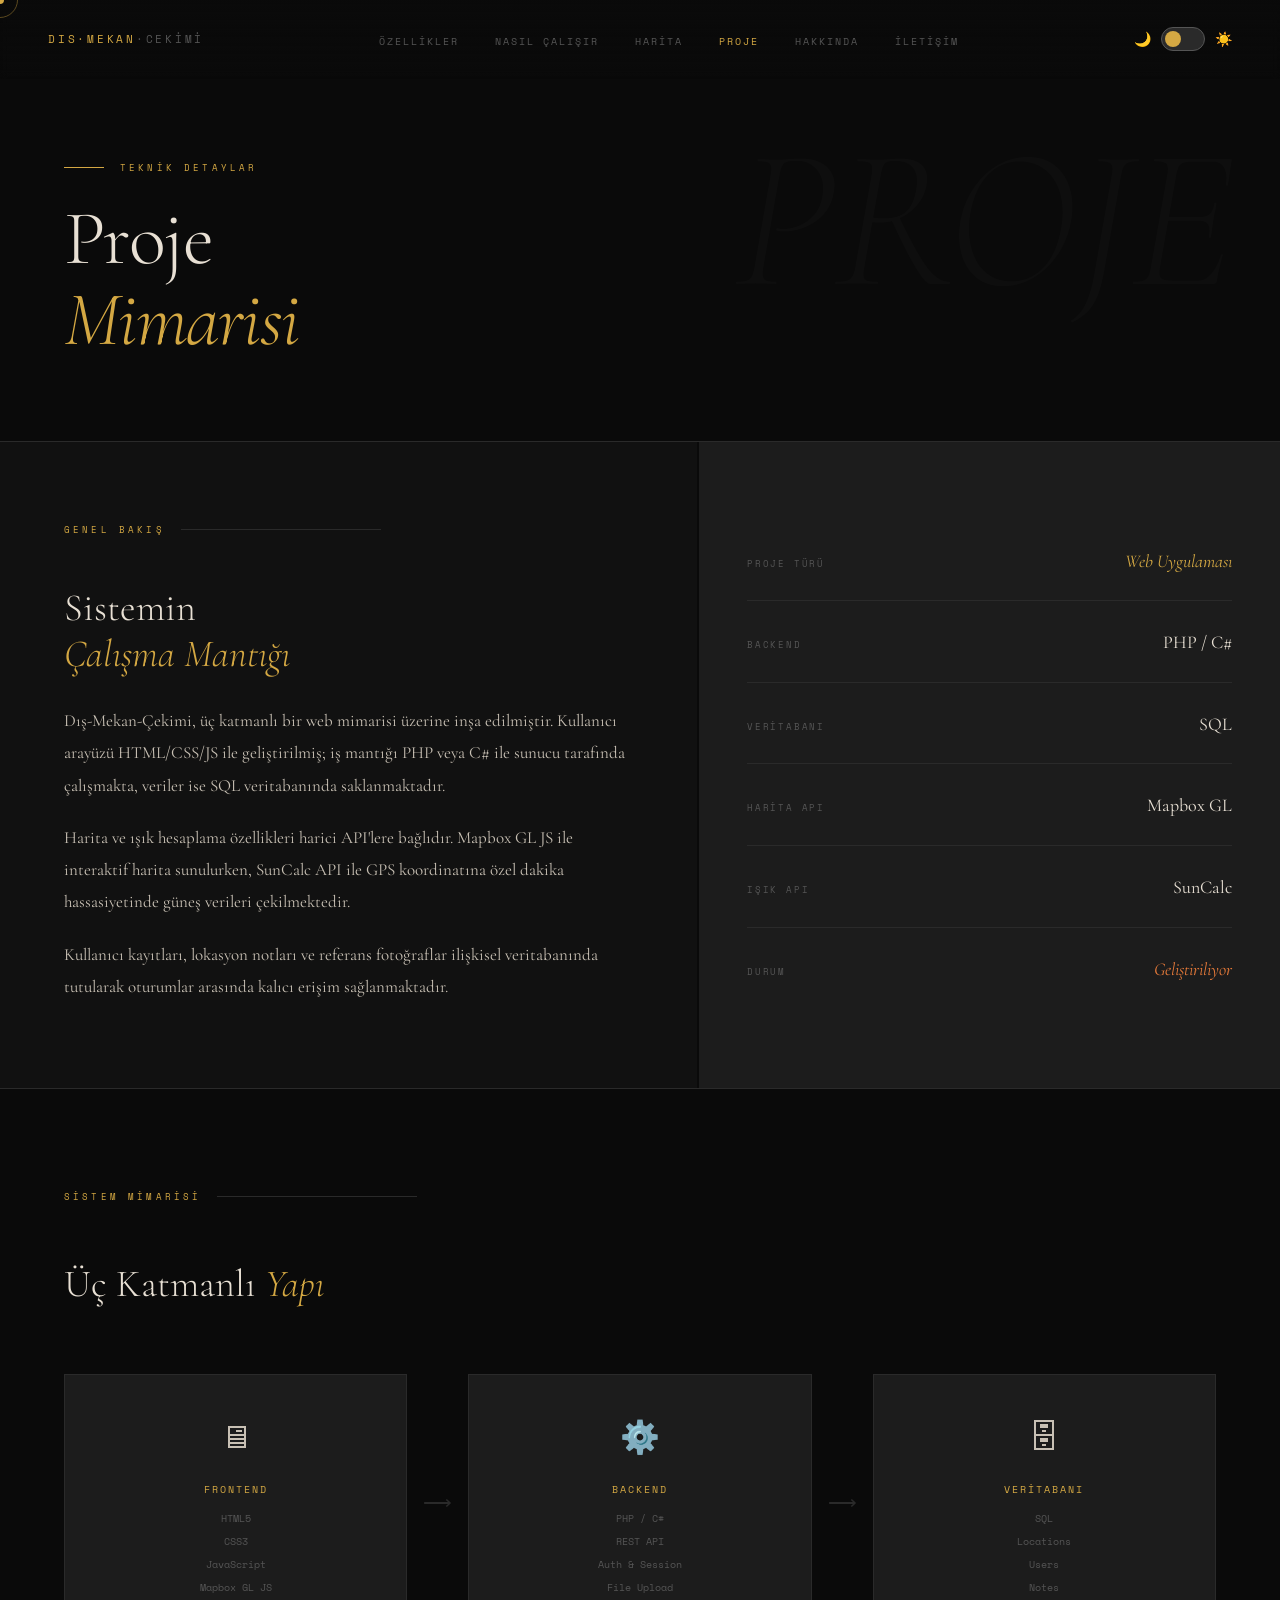
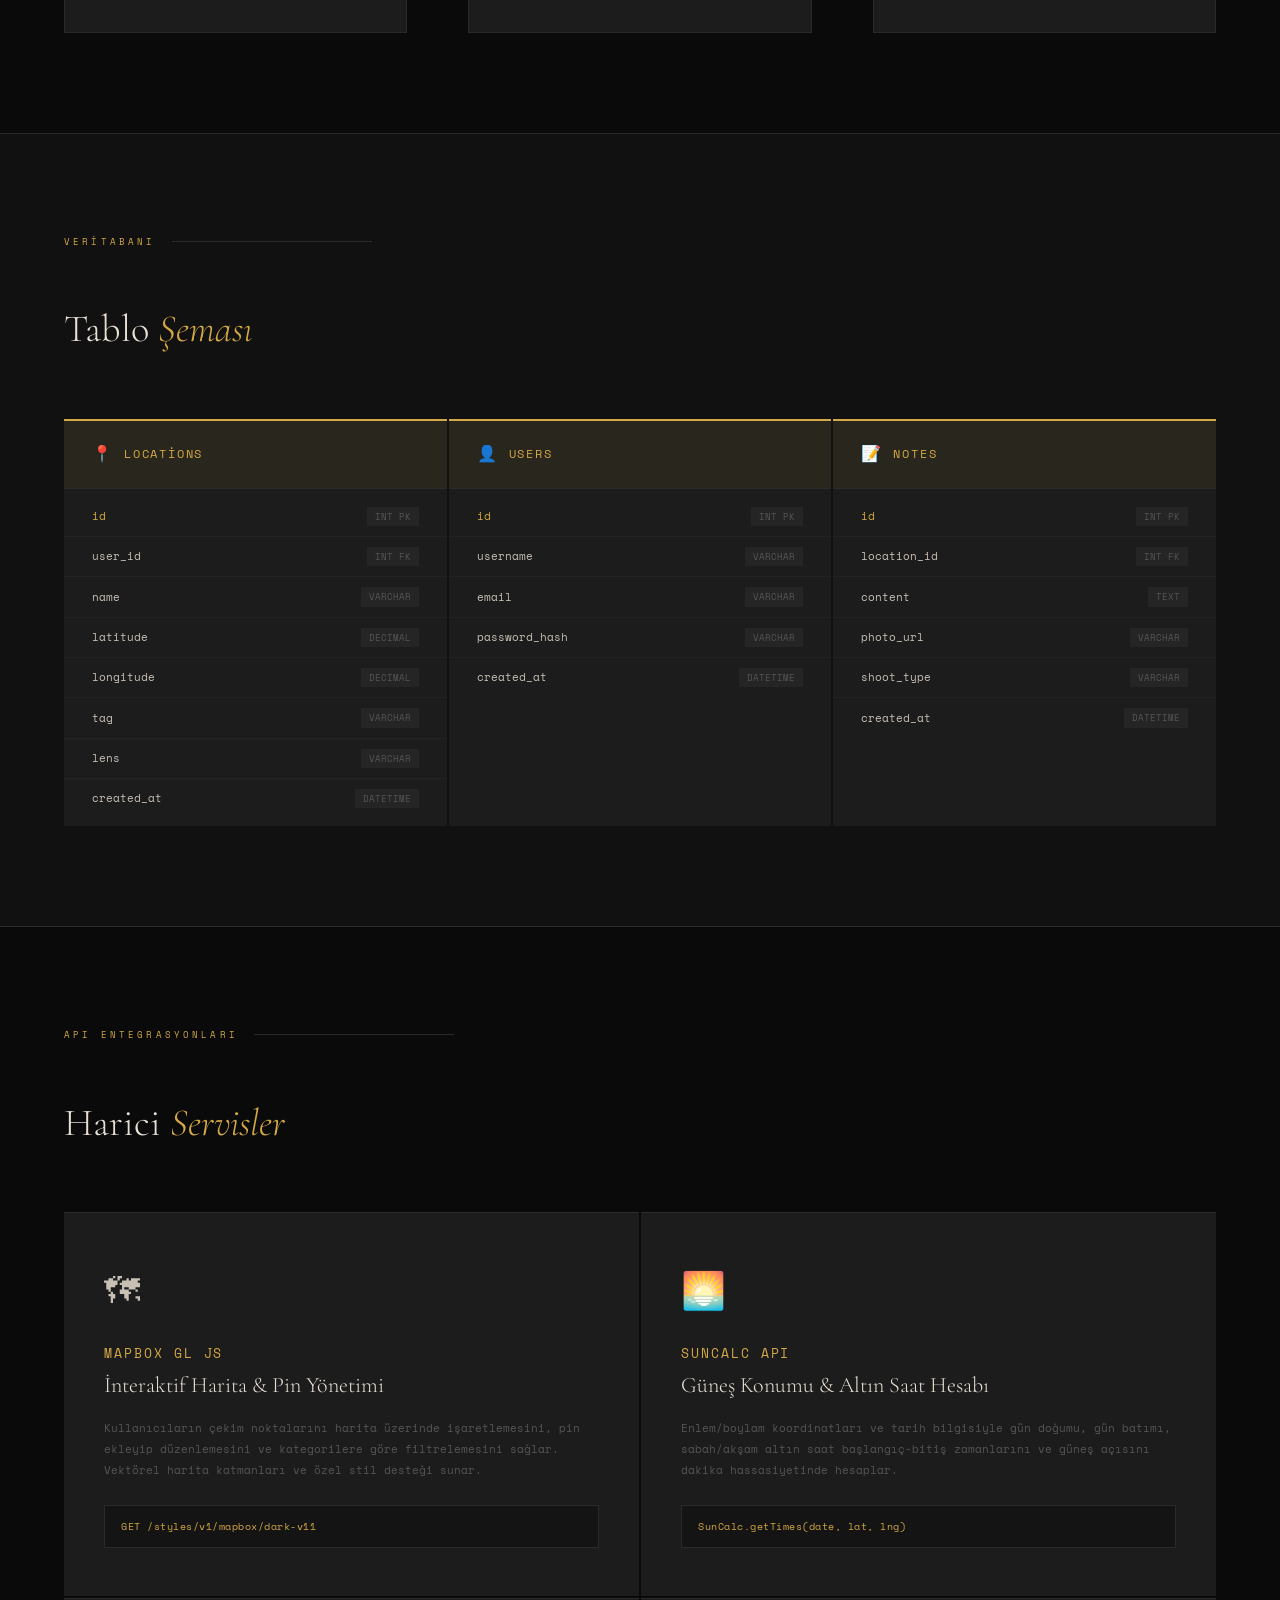
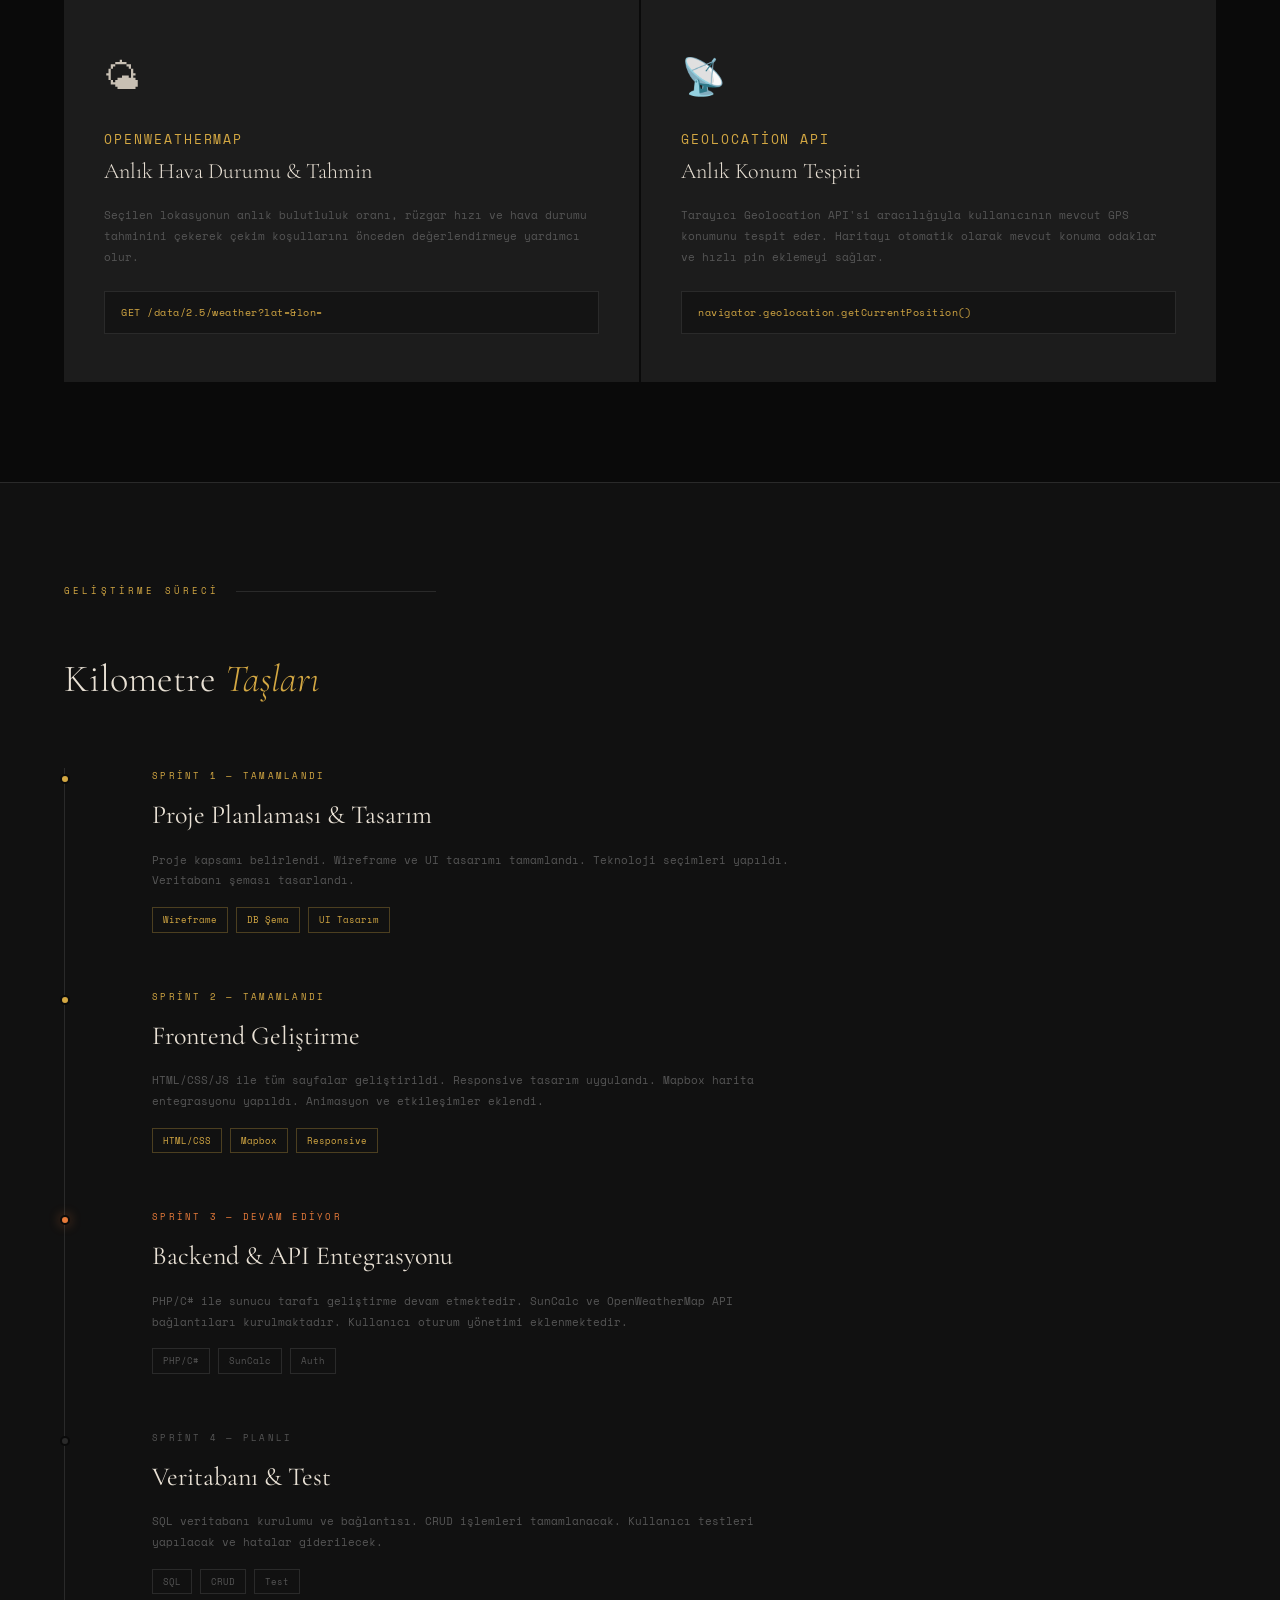
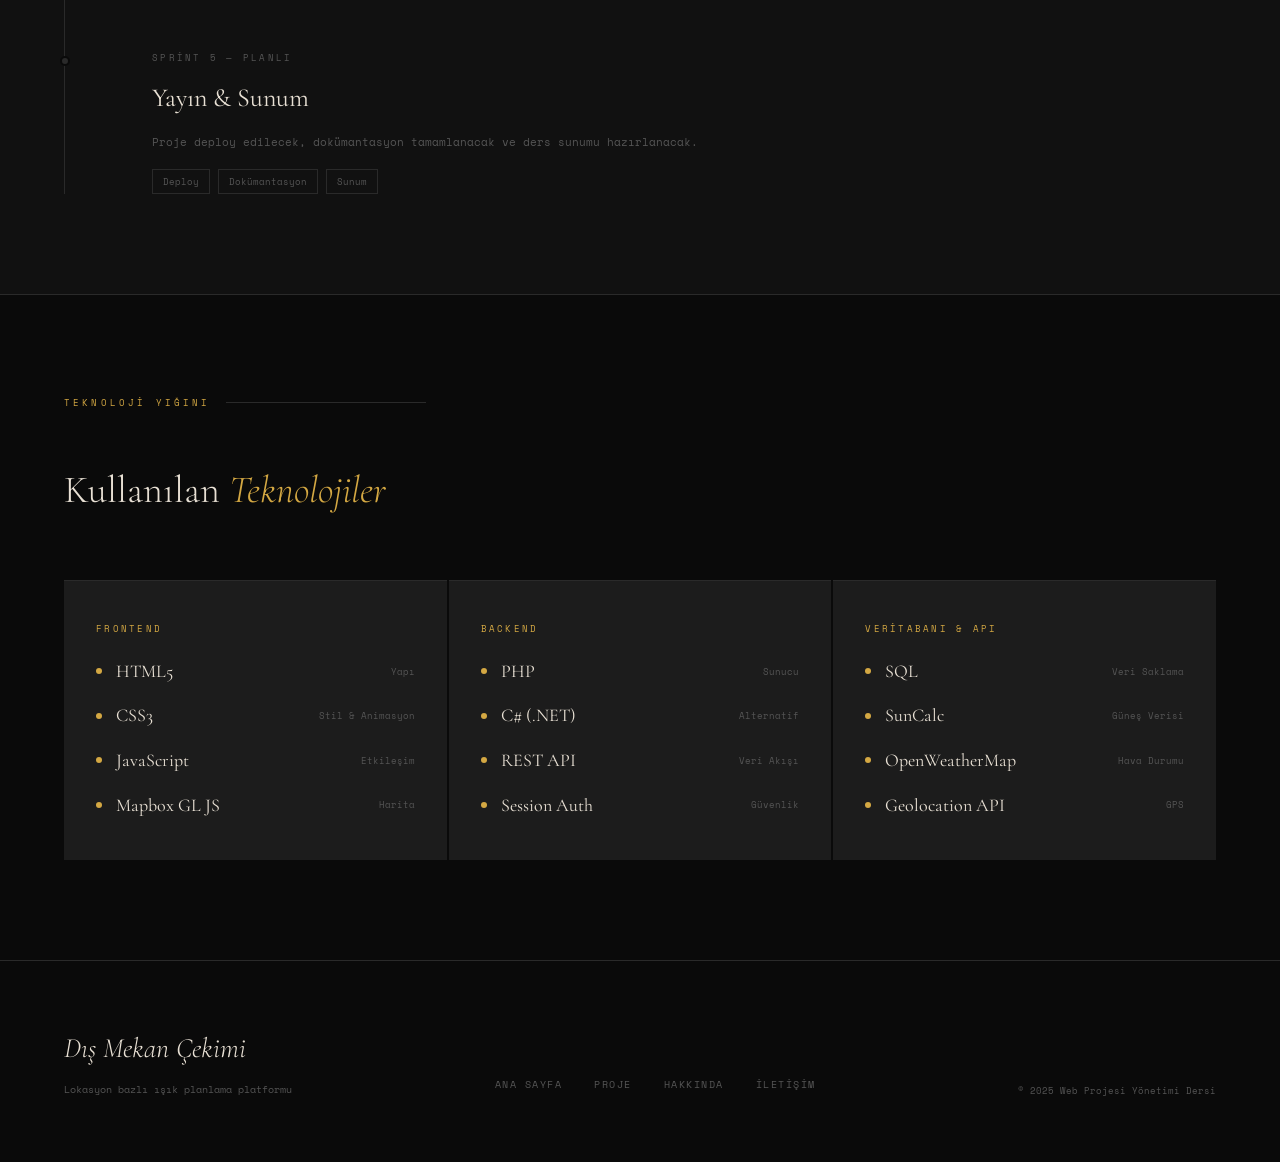
<file: project.html>
<!DOCTYPE html>
<html lang="tr">
<head>
  <script>
    // Tema: sayfa yüklenir yüklenmez uygula (flash önleme)
    (function() {
      if (localStorage.getItem('theme') === 'light') {
        document.documentElement.classList.add('light-mode');
        document.body && document.body.classList.add('light-mode');
      }
    })();
  </script>
  <meta charset="UTF-8" />
  <meta name="viewport" content="width=device-width, initial-scale=1.0"/>
  <title>Proje | Dış-Mekan-Çekimi</title>
  <link rel="preconnect" href="https://fonts.googleapis.com">
  <link href="https://fonts.googleapis.com/css2?family=Cormorant+Garamond:ital,wght@0,300;0,400;0,600;1,300;1,400&family=Space+Mono:wght@400;700&display=swap" rel="stylesheet">
  <style>
    *, *::before, *::after { box-sizing: border-box; margin: 0; padding: 0; }

    :root {
      --black:  #0a0a0a;
      --dark:   #111111;
      --mid:    #1c1c1c;
      --border: #2a2a2a;
      --muted:  #555;
      --text:   #c8c0b4;
      --light:  #e8e0d4;
      --gold:   #d4a843;
      --gold2:  #f0c060;
      --accent: #e87b3a;
    }

    html { scroll-behavior: smooth; }
    /* ── LIGHT MODE ── */
    html.light-mode body, body.light-mode {
      --black:   #f5f0e8;
      --dark:    #ede8dc;
      --mid:     #e0d8cc;
      --border:  #c8bfb0;
      --muted:   #8a7f70;
      --text:    #3a3028;
      --light:   #1a1208;
      --gold:    #b8861e;
      --gold2:   #d4a030;
      --accent:  #c05a18;
    }
    body.light-mode nav {
      background: linear-gradient(to bottom, rgba(245,240,232,0.97), transparent);
    }
    body.light-mode nav.scrolled { background: rgba(245,240,232,0.99); }
    body.light-mode .nav-links    { background: rgba(245,240,232,0.98) !important; }

    /* ── DARK MODE TOGGLE BUTONU ── */
    .theme-toggle { display:flex; align-items:center; gap:10px; z-index:102; cursor:pointer; background:none; border:none; padding:0; }
    .theme-toggle-track { width:44px; height:24px; background:var(--border); border-radius:12px; position:relative; transition:background 0.3s; border:1px solid var(--muted); }
    body.light-mode .theme-toggle-track { background:var(--gold); border-color:var(--gold); }
    .theme-toggle-thumb { position:absolute; top:3px; left:3px; width:16px; height:16px; border-radius:50%; background:var(--gold); transition:transform 0.3s, background 0.3s; }
    body.light-mode .theme-toggle-thumb { transform:translateX(20px); background:var(--black); }
    .theme-toggle-icon { font-size:14px; line-height:1; }

    /* ── YUKARI ÇIK BUTONU ── */
    .scroll-top-btn { position:fixed; bottom:40px; right:40px; z-index:200; width:48px; height:48px; background:var(--gold); color:var(--black); border:none; cursor:pointer; display:flex; align-items:center; justify-content:center; font-size:20px; font-family:"Space Mono",monospace; clip-path:polygon(0 0,calc(100% - 8px) 0,100% 8px,100% 100%,0 100%); opacity:0; transform:translateY(20px); transition:opacity 0.4s ease, transform 0.4s ease, background 0.3s; pointer-events:none; }
    .scroll-top-btn.visible { opacity:1; transform:translateY(0); pointer-events:all; }
    .scroll-top-btn:hover { background:var(--gold2); }

    body {
      background: var(--black);
      color: var(--text);
      font-family: 'Cormorant Garamond', serif;
      font-size: 18px;
      line-height: 1.7;
      overflow-x: hidden;
      cursor: none;
    }

    .cursor { width: 8px; height: 8px; background: var(--gold); border-radius: 50%; position: fixed; top: 0; left: 0; pointer-events: none; z-index: 9999; transform: translate(-50%,-50%); }
    .cursor-ring { width: 36px; height: 36px; border: 1px solid rgba(212,168,67,0.4); border-radius: 50%; position: fixed; top: 0; left: 0; pointer-events: none; z-index: 9998; transform: translate(-50%,-50%); transition: all 0.15s ease; }

    nav {
      position: fixed; top: 0; left: 0; right: 0; z-index: 100;
      display: flex; align-items: center; justify-content: space-between;
      padding: 24px 48px;
      background: linear-gradient(to bottom, rgba(10,10,10,0.95), transparent);
      backdrop-filter: blur(4px);
    }
    .nav-logo { font-family: 'Space Mono', monospace; font-size: 11px; letter-spacing: 0.25em; color: var(--gold); text-transform: uppercase; text-decoration: none; }
    .nav-logo span { color: var(--muted); }
    .nav-links { display: flex; gap: 36px; list-style: none; }
    /* ── HAMBURGER ── */
    .hamburger {
      display: none;
      flex-direction: column; gap: 6px;
      cursor: pointer; z-index: 102;
      background: none; border: none; padding: 4px;
    }
    .hamburger span {
      display: block; width: 28px; height: 1px;
      background: var(--gold); transition: all 0.3s ease-in-out;
    }
    .nav-links a { font-family: 'Space Mono', monospace; font-size: 10px; letter-spacing: 0.2em; text-transform: uppercase; color: var(--muted); text-decoration: none; transition: color 0.3s; }
    .nav-links a:hover, .nav-links a.active { color: var(--gold); }

    /* PAGE HEADER */
    .page-header {
      padding: 160px 64px 80px;
      border-bottom: 1px solid var(--border);
      position: relative; overflow: hidden;
    }
    .page-header::before {
      content: 'PROJE';
      position: absolute; right: 48px; top: 50%;
      transform: translateY(-50%);
      font-size: 200px; font-weight: 300; font-style: italic;
      color: rgba(255,255,255,0.02);
      font-family: 'Cormorant Garamond', serif;
      pointer-events: none; white-space: nowrap;
    }
    .page-tag { font-family: 'Space Mono', monospace; font-size: 9px; letter-spacing: 0.35em; text-transform: uppercase; color: var(--gold); display: flex; align-items: center; gap: 16px; margin-bottom: 24px; }
    .page-tag::before { content: ''; display: block; width: 40px; height: 1px; background: var(--gold); }
    .page-title { font-size: clamp(48px, 6vw, 88px); font-weight: 300; color: var(--light); line-height: 1.05; letter-spacing: -0.02em; }
    .page-title em { font-style: italic; color: var(--gold); }

    /* SECTION LABEL */
    .section-label { font-family: 'Space Mono', monospace; font-size: 9px; letter-spacing: 0.35em; text-transform: uppercase; color: var(--gold); display: flex; align-items: center; gap: 16px; margin-bottom: 48px; }
    .section-label::after { content: ''; display: block; flex: 1; height: 1px; background: var(--border); max-width: 200px; }

    /* OVERVIEW */
    .overview {
      display: grid; grid-template-columns: 1.2fr 1fr;
      gap: 2px;
    }
    .overview-text {
      background: var(--dark);
      padding: 80px 64px;
    }
    .overview-title { font-size: clamp(28px, 3vw, 42px); font-weight: 300; color: var(--light); line-height: 1.2; margin-bottom: 28px; }
    .overview-title em { font-style: italic; color: var(--gold); }
    .overview-p { font-size: 17px; color: var(--text); line-height: 1.9; margin-bottom: 20px; }
    .overview-p:last-of-type { margin-bottom: 0; }

    .overview-meta {
      background: var(--mid);
      padding: 80px 48px;
      display: flex; flex-direction: column; justify-content: center; gap: 2px;
    }
    .meta-row {
      padding: 24px 0;
      border-bottom: 1px solid var(--border);
      display: flex; justify-content: space-between; align-items: baseline; gap: 16px;
    }
    .meta-row:last-child { border-bottom: none; }
    .meta-k { font-family: 'Space Mono', monospace; font-size: 9px; letter-spacing: 0.2em; text-transform: uppercase; color: var(--muted); }
    .meta-v { font-size: 18px; color: var(--light); text-align: right; }
    .meta-v em { font-style: italic; color: var(--gold); }

    /* ARCHITECTURE */
    .arch {
      padding: 100px 64px;
      background: var(--black);
      border-top: 1px solid var(--border);
    }
    .arch-diagram {
      margin-top: 56px;
      display: grid;
      grid-template-columns: 1fr auto 1fr auto 1fr;
      gap: 0;
      align-items: center;
    }
    .arch-layer {
      background: var(--mid);
      border: 1px solid var(--border);
      padding: 36px 28px;
      text-align: center;
      transition: all 0.3s;
      position: relative;
    }
    .arch-layer:hover { background: #1f1f1f; border-color: rgba(212,168,67,0.3); }
    .arch-layer-icon { font-size: 32px; margin-bottom: 16px; display: block; }
    .arch-layer-name { font-family: 'Space Mono', monospace; font-size: 10px; letter-spacing: 0.2em; text-transform: uppercase; color: var(--gold); margin-bottom: 12px; }
    .arch-layer-items { display: flex; flex-direction: column; gap: 6px; }
    .arch-layer-item { font-family: 'Space Mono', monospace; font-size: 10px; color: var(--muted); }
    .arch-arrow {
      display: flex; align-items: center; justify-content: center;
      padding: 0 16px; color: var(--border); font-size: 20px;
    }

    /* DB SCHEMA */
    .db {
      padding: 100px 64px;
      background: var(--dark);
      border-top: 1px solid var(--border);
    }
    .db-grid {
      display: grid; grid-template-columns: repeat(3, 1fr);
      gap: 2px; margin-top: 56px;
    }
    .db-table {
      background: var(--mid);
      border-top: 2px solid var(--gold);
      overflow: hidden;
      transition: all 0.3s;
    }
    .db-table:hover { background: #1f1f1f; }
    .db-table-head {
      padding: 20px 28px;
      background: rgba(212,168,67,0.07);
      border-bottom: 1px solid var(--border);
      display: flex; align-items: center; gap: 12px;
    }
    .db-table-icon { font-size: 16px; }
    .db-table-name { font-family: 'Space Mono', monospace; font-size: 12px; letter-spacing: 0.15em; color: var(--gold); text-transform: uppercase; }
    .db-fields { padding: 8px 0; }
    .db-field {
      display: flex; align-items: center; justify-content: space-between;
      padding: 10px 28px;
      border-bottom: 1px solid rgba(42,42,42,0.5);
      transition: background 0.2s;
    }
    .db-field:hover { background: rgba(255,255,255,0.02); }
    .db-field:last-child { border-bottom: none; }
    .db-field-name { font-family: 'Space Mono', monospace; font-size: 11px; color: var(--text); }
    .db-field-name.pk { color: var(--gold); }
    .db-field-type { font-family: 'Space Mono', monospace; font-size: 9px; color: var(--muted); background: rgba(255,255,255,0.04); padding: 2px 8px; }

    /* API INTEGRATIONS */
    .apis {
      padding: 100px 64px;
      background: var(--black);
      border-top: 1px solid var(--border);
    }
    .api-grid {
      display: grid; grid-template-columns: 1fr 1fr;
      gap: 2px; margin-top: 56px;
    }
    .api-card {
      background: var(--mid);
      border-top: 1px solid var(--border);
      padding: 48px 40px;
      position: relative; overflow: hidden;
      transition: all 0.3s;
    }
    .api-card::before {
      content: '';
      position: absolute; top: 0; left: 0; right: 0;
      height: 2px;
      background: linear-gradient(to right, var(--gold), var(--accent));
      transform: scaleX(0); transition: transform 0.4s; transform-origin: left;
    }
    .api-card:hover::before { transform: scaleX(1); }
    .api-card:hover { background: #1f1f1f; }
    .api-logo { font-size: 36px; margin-bottom: 20px; display: block; }
    .api-name { font-family: 'Space Mono', monospace; font-size: 13px; letter-spacing: 0.15em; text-transform: uppercase; color: var(--gold); margin-bottom: 8px; }
    .api-purpose { font-size: 22px; color: var(--light); font-weight: 300; margin-bottom: 20px; line-height: 1.2; }
    .api-desc { font-family: 'Space Mono', monospace; font-size: 11px; color: var(--muted); line-height: 1.9; }
    .api-endpoint {
      margin-top: 24px;
      background: rgba(0,0,0,0.3);
      border: 1px solid var(--border);
      padding: 12px 16px;
      font-family: 'Space Mono', monospace;
      font-size: 10px;
      color: var(--gold);
      letter-spacing: 0.05em;
    }

    /* TIMELINE */
    .timeline-section {
      padding: 100px 64px;
      background: var(--dark);
      border-top: 1px solid var(--border);
    }
    .timeline {
      margin-top: 56px;
      position: relative;
      padding-left: 40px;
    }
    .timeline::before {
      content: '';
      position: absolute; left: 0; top: 0; bottom: 0;
      width: 1px; background: var(--border);
    }
    .timeline-item {
      position: relative;
      padding: 0 0 56px 48px;
    }
    .timeline-item:last-child { padding-bottom: 0; }
    .timeline-item::before {
      content: '';
      position: absolute; left: -44px; top: 6px;
      width: 10px; height: 10px;
      border-radius: 50%;
      background: var(--border);
      border: 2px solid var(--black);
      transition: background 0.3s;
    }
    .timeline-item.done::before { background: var(--gold); }
    .timeline-item.active::before { background: var(--accent); box-shadow: 0 0 12px rgba(232,123,58,0.4); }
    .timeline-sprint {
      font-family: 'Space Mono', monospace;
      font-size: 9px; letter-spacing: 0.25em;
      text-transform: uppercase; color: var(--muted);
      margin-bottom: 10px;
    }
    .timeline-item.done .timeline-sprint { color: var(--gold); }
    .timeline-item.active .timeline-sprint { color: var(--accent); }
    .timeline-title { font-size: 26px; color: var(--light); font-weight: 400; margin-bottom: 12px; }
    .timeline-desc { font-family: 'Space Mono', monospace; font-size: 11px; color: var(--muted); line-height: 1.9; max-width: 640px; }
    .timeline-tags { display: flex; gap: 8px; flex-wrap: wrap; margin-top: 16px; }
    .timeline-tag { font-family: 'Space Mono', monospace; font-size: 9px; color: var(--muted); border: 1px solid var(--border); padding: 4px 10px; }
    .timeline-item.done .timeline-tag { border-color: rgba(212,168,67,0.3); color: var(--gold); }

    /* TECH STACK DETAIL */
    .tech-detail {
      padding: 100px 64px;
      background: var(--black);
      border-top: 1px solid var(--border);
    }
    .tech-detail-grid {
      display: grid; grid-template-columns: repeat(3, 1fr);
      gap: 2px; margin-top: 56px;
    }
    .tech-detail-card {
      background: var(--mid);
      border-top: 1px solid var(--border);
      padding: 40px 32px;
      transition: all 0.3s;
    }
    .tech-detail-card:hover { background: #1f1f1f; }
    .tech-cat { font-family: 'Space Mono', monospace; font-size: 9px; letter-spacing: 0.25em; text-transform: uppercase; color: var(--gold); margin-bottom: 20px; }
    .tech-list { display: flex; flex-direction: column; gap: 14px; }
    .tech-entry { display: flex; align-items: center; gap: 14px; }
    .tech-dot { width: 6px; height: 6px; border-radius: 50%; background: var(--gold); flex-shrink: 0; }
    .tech-entry-name { font-size: 18px; color: var(--light); }
    .tech-entry-note { font-family: 'Space Mono', monospace; font-size: 9px; color: var(--muted); margin-left: auto; }

    /* FOOTER */
    footer { padding: 64px; border-top: 1px solid var(--border); display: flex; justify-content: space-between; align-items: flex-end; flex-wrap: wrap; gap: 32px; }
    .footer-logo { font-size: 28px; font-weight: 300; color: var(--light); font-style: italic; }
    .footer-links { display: flex; gap: 32px; list-style: none; }
    .footer-links a { font-family: 'Space Mono', monospace; font-size: 10px; letter-spacing: 0.15em; text-transform: uppercase; color: var(--muted); text-decoration: none; transition: color 0.3s; }
    .footer-links a:hover { color: var(--gold); }
    .footer-copy { font-family: 'Space Mono', monospace; font-size: 9px; color: var(--muted); }

    /* REVEAL */
    .reveal { opacity: 0; transform: translateY(30px); transition: opacity 0.7s ease, transform 0.7s ease; }
    .reveal.visible { opacity: 1; transform: translateY(0); }

    @media (max-width: 900px) {
      nav { padding: 20px 24px; }
      .hamburger { display: flex; }
      .hamburger.open span:nth-child(1) { transform: translateY(7px) rotate(45deg); }
      .hamburger.open span:nth-child(2) { opacity: 0; }
      .hamburger.open span:nth-child(3) { transform: translateY(-7px) rotate(-45deg); }
      .nav-links {
        position: fixed; top: 0; right: -100%; width: 100%; height: 100vh;
        background: rgba(10,10,10,0.98); backdrop-filter: blur(10px);
        flex-direction: column; justify-content: center; align-items: center;
        gap: 40px; transition: right 0.4s ease;
        display: flex;
      }
      .nav-links.open { right: 0; }
      .nav-links a { font-size: 14px; color: var(--muted); }
      .page-header { padding: 120px 24px 60px; }
      .overview { grid-template-columns: 1fr; }
      .arch { padding: 60px 24px; }
      .arch-diagram { grid-template-columns: 1fr; }
      .arch-arrow { transform: rotate(90deg); padding: 8px 0; }
      .db { padding: 60px 24px; }
      .db-grid { grid-template-columns: 1fr; }
      .apis { padding: 60px 24px; }
      .api-grid { grid-template-columns: 1fr; }
      .timeline-section { padding: 60px 24px; }
      .tech-detail { padding: 60px 24px; }
      .tech-detail-grid { grid-template-columns: 1fr; }
      footer { padding: 40px 24px; flex-direction: column; }
    }
  </style>
</head>
<body>

  <div class="cursor" id="cursor"></div>
  <div class="cursor-ring" id="cursorRing"></div>

  <nav>
    <a href="index.html" class="nav-logo">DIS·MEKAN<span>·CEKİMİ</span></a>
    <ul class="nav-links" id="navLinks">
      <li><a href="index.html#features">Özellikler</a></li>
      <li><a href="index.html#nasil">Nasıl Çalışır</a></li>
      <li><a href="index.html#harita">Harita</a></li>
      <li><a href="project.html" class="active">Proje</a></li>
      <li><a href="about.html">Hakkında</a></li>
      <li><a href="contact.html">İletişim</a></li>
    </ul>
    <div style="display:flex;align-items:center;gap:16px;">
      <button class="theme-toggle" id="themeToggle" title="Tema değiştir" aria-label="Tema değiştir">
        <span class="theme-toggle-icon">🌙</span>
        <div class="theme-toggle-track">
          <div class="theme-toggle-thumb"></div>
        </div>
        <span class="theme-toggle-icon">☀️</span>
      </button>
      <button class="hamburger" id="hamburger" aria-label="Menü">
        <span></span><span></span><span></span>
      </button>
    </div>
  </nav>

  <!-- PAGE HEADER -->
  <div class="page-header">
    <div class="page-tag">Teknik Detaylar</div>
    <h1 class="page-title">
      Proje<br>
      <em>Mimarisi</em>
    </h1>
  </div>

  <!-- OVERVIEW -->
  <div class="overview">
    <div class="overview-text reveal">
      <div class="section-label">Genel Bakış</div>
      <h2 class="overview-title">
        Sistemin<br>
        <em>Çalışma Mantığı</em>
      </h2>
      <p class="overview-p">
        Dış-Mekan-Çekimi, üç katmanlı bir web mimarisi üzerine inşa edilmiştir. Kullanıcı arayüzü HTML/CSS/JS ile geliştirilmiş; iş mantığı PHP veya C# ile sunucu tarafında çalışmakta, veriler ise SQL veritabanında saklanmaktadır.
      </p>
      <p class="overview-p">
        Harita ve ışık hesaplama özellikleri harici API'lere bağlıdır. Mapbox GL JS ile interaktif harita sunulurken, SunCalc API ile GPS koordinatına özel dakika hassasiyetinde güneş verileri çekilmektedir.
      </p>
      <p class="overview-p">
        Kullanıcı kayıtları, lokasyon notları ve referans fotoğraflar ilişkisel veritabanında tutularak oturumlar arasında kalıcı erişim sağlanmaktadır.
      </p>
    </div>
    <div class="overview-meta reveal">
      <div class="meta-row"><span class="meta-k">Proje Türü</span><span class="meta-v"><em>Web Uygulaması</em></span></div>
      <div class="meta-row"><span class="meta-k">Backend</span><span class="meta-v">PHP / C#</span></div>
      <div class="meta-row"><span class="meta-k">Veritabanı</span><span class="meta-v">SQL</span></div>
      <div class="meta-row"><span class="meta-k">Harita API</span><span class="meta-v">Mapbox GL</span></div>
      <div class="meta-row"><span class="meta-k">Işık API</span><span class="meta-v">SunCalc</span></div>
      <div class="meta-row"><span class="meta-k">Durum</span><span class="meta-v"><em style="color:var(--accent)">Geliştiriliyor</em></span></div>
    </div>
  </div>

  <!-- ARCHITECTURE -->
  <section class="arch">
    <div class="section-label reveal">Sistem Mimarisi</div>
    <h2 style="font-size:clamp(28px,3vw,42px);font-weight:300;color:var(--light);margin-bottom:0" class="reveal">
      Üç Katmanlı <em style="font-style:italic;color:var(--gold)">Yapı</em>
    </h2>
    <div class="arch-diagram reveal" style="margin-top:56px">
      <div class="arch-layer">
        <span class="arch-layer-icon">🖥</span>
        <div class="arch-layer-name">Frontend</div>
        <div class="arch-layer-items">
          <span class="arch-layer-item">HTML5</span>
          <span class="arch-layer-item">CSS3</span>
          <span class="arch-layer-item">JavaScript</span>
          <span class="arch-layer-item">Mapbox GL JS</span>
        </div>
      </div>
      <div class="arch-arrow">⟶</div>
      <div class="arch-layer">
        <span class="arch-layer-icon">⚙️</span>
        <div class="arch-layer-name">Backend</div>
        <div class="arch-layer-items">
          <span class="arch-layer-item">PHP / C#</span>
          <span class="arch-layer-item">REST API</span>
          <span class="arch-layer-item">Auth & Session</span>
          <span class="arch-layer-item">File Upload</span>
        </div>
      </div>
      <div class="arch-arrow">⟶</div>
      <div class="arch-layer">
        <span class="arch-layer-icon">🗄</span>
        <div class="arch-layer-name">Veritabanı</div>
        <div class="arch-layer-items">
          <span class="arch-layer-item">SQL</span>
          <span class="arch-layer-item">Locations</span>
          <span class="arch-layer-item">Users</span>
          <span class="arch-layer-item">Notes</span>
        </div>
      </div>
    </div>
  </section>

  <!-- DB SCHEMA -->
  <section class="db">
    <div class="section-label reveal">Veritabanı</div>
    <h2 style="font-size:clamp(28px,3vw,42px);font-weight:300;color:var(--light)" class="reveal">
      Tablo <em style="font-style:italic;color:var(--gold)">Şeması</em>
    </h2>
    <div class="db-grid reveal">

      <div class="db-table">
        <div class="db-table-head">
          <span class="db-table-icon">📍</span>
          <span class="db-table-name">Locations</span>
        </div>
        <div class="db-fields">
          <div class="db-field"><span class="db-field-name pk">id</span><span class="db-field-type">INT PK</span></div>
          <div class="db-field"><span class="db-field-name">user_id</span><span class="db-field-type">INT FK</span></div>
          <div class="db-field"><span class="db-field-name">name</span><span class="db-field-type">VARCHAR</span></div>
          <div class="db-field"><span class="db-field-name">latitude</span><span class="db-field-type">DECIMAL</span></div>
          <div class="db-field"><span class="db-field-name">longitude</span><span class="db-field-type">DECIMAL</span></div>
          <div class="db-field"><span class="db-field-name">tag</span><span class="db-field-type">VARCHAR</span></div>
          <div class="db-field"><span class="db-field-name">lens</span><span class="db-field-type">VARCHAR</span></div>
          <div class="db-field"><span class="db-field-name">created_at</span><span class="db-field-type">DATETIME</span></div>
        </div>
      </div>

      <div class="db-table">
        <div class="db-table-head">
          <span class="db-table-icon">👤</span>
          <span class="db-table-name">Users</span>
        </div>
        <div class="db-fields">
          <div class="db-field"><span class="db-field-name pk">id</span><span class="db-field-type">INT PK</span></div>
          <div class="db-field"><span class="db-field-name">username</span><span class="db-field-type">VARCHAR</span></div>
          <div class="db-field"><span class="db-field-name">email</span><span class="db-field-type">VARCHAR</span></div>
          <div class="db-field"><span class="db-field-name">password_hash</span><span class="db-field-type">VARCHAR</span></div>
          <div class="db-field"><span class="db-field-name">created_at</span><span class="db-field-type">DATETIME</span></div>
        </div>
      </div>

      <div class="db-table">
        <div class="db-table-head">
          <span class="db-table-icon">📝</span>
          <span class="db-table-name">Notes</span>
        </div>
        <div class="db-fields">
          <div class="db-field"><span class="db-field-name pk">id</span><span class="db-field-type">INT PK</span></div>
          <div class="db-field"><span class="db-field-name">location_id</span><span class="db-field-type">INT FK</span></div>
          <div class="db-field"><span class="db-field-name">content</span><span class="db-field-type">TEXT</span></div>
          <div class="db-field"><span class="db-field-name">photo_url</span><span class="db-field-type">VARCHAR</span></div>
          <div class="db-field"><span class="db-field-name">shoot_type</span><span class="db-field-type">VARCHAR</span></div>
          <div class="db-field"><span class="db-field-name">created_at</span><span class="db-field-type">DATETIME</span></div>
        </div>
      </div>

    </div>
  </section>

  <!-- API INTEGRATIONS -->
  <section class="apis">
    <div class="section-label reveal">API Entegrasyonları</div>
    <h2 style="font-size:clamp(28px,3vw,42px);font-weight:300;color:var(--light)" class="reveal">
      Harici <em style="font-style:italic;color:var(--gold)">Servisler</em>
    </h2>
    <div class="api-grid reveal">
      <div class="api-card">
        <span class="api-logo">🗺</span>
        <div class="api-name">Mapbox GL JS</div>
        <div class="api-purpose">İnteraktif Harita & Pin Yönetimi</div>
        <div class="api-desc">Kullanıcıların çekim noktalarını harita üzerinde işaretlemesini, pin ekleyip düzenlemesini ve kategorilere göre filtrelemesini sağlar. Vektörel harita katmanları ve özel stil desteği sunar.</div>
        <div class="api-endpoint">GET /styles/v1/mapbox/dark-v11</div>
      </div>
      <div class="api-card">
        <span class="api-logo">🌅</span>
        <div class="api-name">SunCalc API</div>
        <div class="api-purpose">Güneş Konumu & Altın Saat Hesabı</div>
        <div class="api-desc">Enlem/boylam koordinatları ve tarih bilgisiyle gün doğumu, gün batımı, sabah/akşam altın saat başlangıç-bitiş zamanlarını ve güneş açısını dakika hassasiyetinde hesaplar.</div>
        <div class="api-endpoint">SunCalc.getTimes(date, lat, lng)</div>
      </div>
      <div class="api-card">
        <span class="api-logo">🌤</span>
        <div class="api-name">OpenWeatherMap</div>
        <div class="api-purpose">Anlık Hava Durumu & Tahmin</div>
        <div class="api-desc">Seçilen lokasyonun anlık bulutluluk oranı, rüzgar hızı ve hava durumu tahminini çekerek çekim koşullarını önceden değerlendirmeye yardımcı olur.</div>
        <div class="api-endpoint">GET /data/2.5/weather?lat=&lon=</div>
      </div>
      <div class="api-card">
        <span class="api-logo">📡</span>
        <div class="api-name">Geolocation API</div>
        <div class="api-purpose">Anlık Konum Tespiti</div>
        <div class="api-desc">Tarayıcı Geolocation API'si aracılığıyla kullanıcının mevcut GPS konumunu tespit eder. Haritayı otomatik olarak mevcut konuma odaklar ve hızlı pin eklemeyi sağlar.</div>
        <div class="api-endpoint">navigator.geolocation.getCurrentPosition()</div>
      </div>
    </div>
  </section>

  <!-- TIMELINE -->
  <section class="timeline-section">
    <div class="section-label reveal">Geliştirme Süreci</div>
    <h2 style="font-size:clamp(28px,3vw,42px);font-weight:300;color:var(--light);margin-bottom:0" class="reveal">
      Kilometre <em style="font-style:italic;color:var(--gold)">Taşları</em>
    </h2>
    <div class="timeline reveal" style="margin-top:56px">

      <div class="timeline-item done">
        <div class="timeline-sprint">Sprint 1 — Tamamlandı</div>
        <div class="timeline-title">Proje Planlaması & Tasarım</div>
        <div class="timeline-desc">Proje kapsamı belirlendi. Wireframe ve UI tasarımı tamamlandı. Teknoloji seçimleri yapıldı. Veritabanı şeması tasarlandı.</div>
        <div class="timeline-tags">
          <span class="timeline-tag">Wireframe</span>
          <span class="timeline-tag">DB Şema</span>
          <span class="timeline-tag">UI Tasarım</span>
        </div>
      </div>

      <div class="timeline-item done">
        <div class="timeline-sprint">Sprint 2 — Tamamlandı</div>
        <div class="timeline-title">Frontend Geliştirme</div>
        <div class="timeline-desc">HTML/CSS/JS ile tüm sayfalar geliştirildi. Responsive tasarım uygulandı. Mapbox harita entegrasyonu yapıldı. Animasyon ve etkileşimler eklendi.</div>
        <div class="timeline-tags">
          <span class="timeline-tag">HTML/CSS</span>
          <span class="timeline-tag">Mapbox</span>
          <span class="timeline-tag">Responsive</span>
        </div>
      </div>

      <div class="timeline-item active">
        <div class="timeline-sprint">Sprint 3 — Devam Ediyor</div>
        <div class="timeline-title">Backend & API Entegrasyonu</div>
        <div class="timeline-desc">PHP/C# ile sunucu tarafı geliştirme devam etmektedir. SunCalc ve OpenWeatherMap API bağlantıları kurulmaktadır. Kullanıcı oturum yönetimi eklenmektedir.</div>
        <div class="timeline-tags">
          <span class="timeline-tag">PHP/C#</span>
          <span class="timeline-tag">SunCalc</span>
          <span class="timeline-tag">Auth</span>
        </div>
      </div>

      <div class="timeline-item">
        <div class="timeline-sprint">Sprint 4 — Planlı</div>
        <div class="timeline-title">Veritabanı & Test</div>
        <div class="timeline-desc">SQL veritabanı kurulumu ve bağlantısı. CRUD işlemleri tamamlanacak. Kullanıcı testleri yapılacak ve hatalar giderilecek.</div>
        <div class="timeline-tags">
          <span class="timeline-tag">SQL</span>
          <span class="timeline-tag">CRUD</span>
          <span class="timeline-tag">Test</span>
        </div>
      </div>

      <div class="timeline-item">
        <div class="timeline-sprint">Sprint 5 — Planlı</div>
        <div class="timeline-title">Yayın & Sunum</div>
        <div class="timeline-desc">Proje deploy edilecek, dokümantasyon tamamlanacak ve ders sunumu hazırlanacak.</div>
        <div class="timeline-tags">
          <span class="timeline-tag">Deploy</span>
          <span class="timeline-tag">Dokümantasyon</span>
          <span class="timeline-tag">Sunum</span>
        </div>
      </div>

    </div>
  </section>

  <!-- TECH DETAIL -->
  <section class="tech-detail">
    <div class="section-label reveal">Teknoloji Yığını</div>
    <h2 style="font-size:clamp(28px,3vw,42px);font-weight:300;color:var(--light)" class="reveal">
      Kullanılan <em style="font-style:italic;color:var(--gold)">Teknolojiler</em>
    </h2>
    <div class="tech-detail-grid reveal">
      <div class="tech-detail-card">
        <div class="tech-cat">Frontend</div>
        <div class="tech-list">
          <div class="tech-entry"><span class="tech-dot"></span><span class="tech-entry-name">HTML5</span><span class="tech-entry-note">Yapı</span></div>
          <div class="tech-entry"><span class="tech-dot"></span><span class="tech-entry-name">CSS3</span><span class="tech-entry-note">Stil & Animasyon</span></div>
          <div class="tech-entry"><span class="tech-dot"></span><span class="tech-entry-name">JavaScript</span><span class="tech-entry-note">Etkileşim</span></div>
          <div class="tech-entry"><span class="tech-dot"></span><span class="tech-entry-name">Mapbox GL JS</span><span class="tech-entry-note">Harita</span></div>
        </div>
      </div>
      <div class="tech-detail-card">
        <div class="tech-cat">Backend</div>
        <div class="tech-list">
          <div class="tech-entry"><span class="tech-dot"></span><span class="tech-entry-name">PHP</span><span class="tech-entry-note">Sunucu</span></div>
          <div class="tech-entry"><span class="tech-dot"></span><span class="tech-entry-name">C# (.NET)</span><span class="tech-entry-note">Alternatif</span></div>
          <div class="tech-entry"><span class="tech-dot"></span><span class="tech-entry-name">REST API</span><span class="tech-entry-note">Veri Akışı</span></div>
          <div class="tech-entry"><span class="tech-dot"></span><span class="tech-entry-name">Session Auth</span><span class="tech-entry-note">Güvenlik</span></div>
        </div>
      </div>
      <div class="tech-detail-card">
        <div class="tech-cat">Veritabanı & API</div>
        <div class="tech-list">
          <div class="tech-entry"><span class="tech-dot"></span><span class="tech-entry-name">SQL</span><span class="tech-entry-note">Veri Saklama</span></div>
          <div class="tech-entry"><span class="tech-dot"></span><span class="tech-entry-name">SunCalc</span><span class="tech-entry-note">Güneş Verisi</span></div>
          <div class="tech-entry"><span class="tech-dot"></span><span class="tech-entry-name">OpenWeatherMap</span><span class="tech-entry-note">Hava Durumu</span></div>
          <div class="tech-entry"><span class="tech-dot"></span><span class="tech-entry-name">Geolocation API</span><span class="tech-entry-note">GPS</span></div>
        </div>
      </div>
    </div>
  </section>

  <footer>
    <div>
      <div class="footer-logo">Dış Mekan Çekimi</div>
      <div style="font-family:'Space Mono',monospace;font-size:10px;color:var(--muted);margin-top:8px">Lokasyon bazlı ışık planlama platformu</div>
    </div>
    <ul class="footer-links">
      <li><a href="index.html">Ana Sayfa</a></li>
      <li><a href="project.html">Proje</a></li>
      <li><a href="about.html">Hakkında</a></li>
      <li><a href="contact.html">İletişim</a></li>
    </ul>
    <div class="footer-copy">© 2025 Web Projesi Yönetimi Dersi</div>
  </footer>

  <script>
    const cursor = document.getElementById('cursor');
    const ring = document.getElementById('cursorRing');
    document.addEventListener('mousemove', e => {
      cursor.style.left = e.clientX + 'px';
      cursor.style.top = e.clientY + 'px';
      setTimeout(() => { ring.style.left = e.clientX + 'px'; ring.style.top = e.clientY + 'px'; }, 80);
    });
    const reveals = document.querySelectorAll('.reveal');
    const observer = new IntersectionObserver(entries => {
      entries.forEach(e => { if (e.isIntersecting) { e.target.classList.add('visible'); observer.unobserve(e.target); } });
    }, { threshold: 0.1 });
    reveals.forEach(el => observer.observe(el));
  </script>
  <button class="scroll-top-btn" id="scrollTopBtn" title="Yukarı çık" aria-label="Yukarı çık">↑</button>

  <script>
    document.addEventListener('DOMContentLoaded', function() {
      // Tema toggle
      var themeBtn = document.getElementById('themeToggle');
      if (themeBtn) {
        themeBtn.addEventListener('click', function() {
          document.body.classList.toggle('light-mode');
          document.documentElement.classList.toggle('light-mode');
          localStorage.setItem('theme', document.body.classList.contains('light-mode') ? 'light' : 'dark');
        });
      }
      // Hamburger menü
      var ham = document.getElementById('hamburger');
      var navL = document.getElementById('navLinks');
      if (ham && navL) {
        ham.addEventListener('click', function() {
          ham.classList.toggle('open');
          navL.classList.toggle('open');
        });
        navL.querySelectorAll('a').forEach(function(a) {
          a.addEventListener('click', function() {
            ham.classList.remove('open');
            navL.classList.remove('open');
          });
        });
      }
      // Yukarı çık
      var topBtn = document.getElementById('scrollTopBtn');
      if (topBtn) {
        window.addEventListener('scroll', function() {
          topBtn.classList.toggle('visible', window.scrollY > 400);
        });
        topBtn.addEventListener('click', function() {
          window.scrollTo({ top: 0, behavior: 'smooth' });
        });
      }
      // Nav scroll efekti
      var nav = document.querySelector('nav');
      if (nav) {
        window.addEventListener('scroll', function() {
          nav.classList.toggle('scrolled', window.scrollY > 60);
        });
      }
    });
  </script>
</body>
</html>
</file>
<file: style.css>
/* ============================================
   DIS-MEKAN-CEKİMİ — Global Stylesheet
   ============================================ */

@import url('https://fonts.googleapis.com/css2?family=Cormorant+Garamond:ital,wght@0,300;0,400;0,600;1,300;1,400&family=Space+Mono:wght@400;700&display=swap');

:root {
  --black:   #0a0a0a;
  --dark:    #111111;
  --mid:     #1c1c1c;
  --border:  #2a2a2a;
  --muted:   #555555;
  --text:    #c8c0b4;
  --light:   #e8e0d4;
  --gold:    #d4a843;
  --gold2:   #f0c060;
  --accent:  #e87b3a;
  --transition: 0.3s ease;
  --font-display: 'Cormorant Garamond', serif;
  --font-mono: 'Space Mono', monospace;
  --shadow-gold: 0 4px 24px rgba(212,168,67,0.15);
  --shadow-dark: 0 4px 24px rgba(0,0,0,0.4);
}

/* ── LIGHT MODE ── */
body.light-mode {
  --black:   #f5f0e8;
  --dark:    #ede8dc;
  --mid:     #e0d8cc;
  --border:  #c8bfb0;
  --muted:   #8a7f70;
  --text:    #3a3028;
  --light:   #1a1208;
  --gold:    #b8861e;
  --gold2:   #d4a030;
  --accent:  #c05a18;
}

body.light-mode nav {
  background: linear-gradient(to bottom, rgba(245,240,232,0.97), transparent);
}
body.light-mode nav.scrolled {
  background: rgba(245,240,232,0.99);
}
body.light-mode .nav-links {
  background: rgba(245,240,232,0.98) !important;
}

/* ── THEME TOGGLE ── */
.theme-toggle {
  display: flex; align-items: center; gap: 10px;
  z-index: 102; cursor: pointer;
  background: none; border: none; padding: 0;
}
.theme-toggle-track {
  width: 44px; height: 24px;
  background: var(--border); border-radius: 12px;
  position: relative; transition: background 0.3s;
  border: 1px solid var(--muted);
}
body.light-mode .theme-toggle-track { background: var(--gold); border-color: var(--gold); }
.theme-toggle-thumb {
  position: absolute; top: 3px; left: 3px;
  width: 16px; height: 16px; border-radius: 50%;
  background: var(--gold); transition: transform 0.3s, background 0.3s;
}
body.light-mode .theme-toggle-thumb { transform: translateX(20px); background: var(--black); }
.theme-toggle-icon { font-size: 14px; line-height: 1; }

/* ── SCROLL TOP ── */
.scroll-top-btn {
  position: fixed; bottom: 40px; right: 40px; z-index: 200;
  width: 48px; height: 48px;
  background: var(--gold); color: var(--black);
  border: none; cursor: pointer;
  display: flex; align-items: center; justify-content: center;
  font-size: 18px;
  clip-path: polygon(0 0, calc(100% - 8px) 0, 100% 8px, 100% 100%, 0 100%);
  opacity: 0; transform: translateY(20px);
  transition: opacity 0.4s ease, transform 0.4s ease, background 0.3s;
  pointer-events: none;
}
.scroll-top-btn.visible { opacity: 1; transform: translateY(0); pointer-events: all; }
.scroll-top-btn:hover { background: var(--gold2); }

/* ── RESET ── */
*, *::before, *::after { box-sizing: border-box; margin: 0; padding: 0; }
html { scroll-behavior: smooth; overflow-x: hidden; }

body {
  background: var(--black);
  color: var(--text);
  font-family: var(--font-display);
  font-size: 18px;
  line-height: 1.7;
  overflow-x: hidden;
  cursor: auto;
  -webkit-font-smoothing: antialiased;
}

img, video, canvas, svg { max-width: 100%; height: auto; display: block; }
a { color: inherit; text-decoration: none; transition: color var(--transition); }
a:hover { color: var(--gold); }
ul, ol { list-style: none; }
button { font-family: var(--font-mono); border: none; background: none; cursor: pointer; }
input, textarea, select { font-family: var(--font-display); font-size: 18px; color: var(--light); background: transparent; border: none; outline: none; }

::selection { background: rgba(212,168,67,0.25); color: var(--light); }
::-webkit-scrollbar { width: 4px; }
::-webkit-scrollbar-track { background: var(--black); }
::-webkit-scrollbar-thumb { background: var(--border); border-radius: 2px; }
::-webkit-scrollbar-thumb:hover { background: var(--gold); }

/* ── CURSOR ── */
.cursor {
  width: 8px; height: 8px;
  background: var(--gold); border-radius: 50%;
  position: fixed; top: 0; left: 0;
  pointer-events: none; z-index: 9999;
  transform: translate(-50%,-50%);
}
.cursor-ring {
  width: 36px; height: 36px;
  border: 1px solid rgba(212,168,67,0.4); border-radius: 50%;
  position: fixed; top: 0; left: 0;
  pointer-events: none; z-index: 9998;
  transform: translate(-50%,-50%);
  transition: all 0.15s ease;
}
.cursor-ring.hovered { width: 56px; height: 56px; border-color: rgba(212,168,67,0.7); }

/* ── NAV ── */
nav {
  position: fixed; top: 0; left: 0; right: 0; z-index: 100;
  display: flex; align-items: center; justify-content: space-between;
  padding: 24px 48px;
  background: linear-gradient(to bottom, rgba(10,10,10,0.95), transparent);
  backdrop-filter: blur(4px);
  transition: background var(--transition), border-bottom var(--transition);
}
nav.scrolled { border-bottom: 1px solid var(--border); background: rgba(10,10,10,0.98); }

.nav-logo { font-family: var(--font-mono); font-size: 11px; letter-spacing: 0.25em; color: var(--gold); text-transform: uppercase; z-index: 102; }
.nav-logo span { color: var(--muted); }

.nav-links { display: flex; gap: 36px; }
.nav-links a {
  font-family: var(--font-mono); font-size: 10px; letter-spacing: 0.2em;
  text-transform: uppercase; color: var(--muted);
  position: relative; padding-bottom: 4px;
}
.nav-links a::after { content: ''; position: absolute; bottom: 0; left: 0; width: 0; height: 1px; background: var(--gold); transition: width var(--transition); }
.nav-links a:hover, .nav-links a.active { color: var(--gold); }
.nav-links a:hover::after, .nav-links a.active::after { width: 100%; }

/* Hamburger */
.hamburger {
  display: none; flex-direction: column; gap: 6px;
  cursor: pointer; z-index: 102;
}
.hamburger span {
  display: block; width: 28px; height: 1px;
  background-color: var(--gold); transition: all 0.3s ease-in-out;
}

/* ── SECTION LABEL ── */
.section-label {
  font-family: var(--font-mono); font-size: 9px; letter-spacing: 0.35em;
  text-transform: uppercase; color: var(--gold);
  display: flex; align-items: center; gap: 16px; margin-bottom: 48px;
}
.section-label::after { content: ''; display: block; flex: 1; height: 1px; background: var(--border); max-width: 200px; }

/* ── BUTTONS ── */
.btn-primary {
  background: var(--gold); color: var(--black);
  font-family: var(--font-mono); font-size: 10px; letter-spacing: 0.2em; text-transform: uppercase;
  padding: 16px 32px; border: none; cursor: none; display: inline-block;
  transition: all var(--transition);
  clip-path: polygon(0 0, calc(100% - 12px) 0, 100% 12px, 100% 100%, 0 100%);
}
.btn-primary:hover { background: var(--gold2); color: var(--black); transform: translateY(-2px); box-shadow: var(--shadow-gold); }

.btn-secondary {
  font-family: var(--font-mono); font-size: 10px; letter-spacing: 0.2em;
  text-transform: uppercase; color: var(--muted);
  display: inline-flex; align-items: center; gap: 10px; transition: color var(--transition);
}
.btn-secondary:hover { color: var(--light); }
.btn-secondary::after { content: '→'; font-size: 14px; transition: transform var(--transition); }
.btn-secondary:hover::after { transform: translateX(4px); }

/* ── HERO ── */
.hero {
  min-height: 100vh;
  display: grid;
  grid-template-columns: 1fr 1fr;
  position: relative;
  overflow: hidden;
}
.hero-left {
  display: flex; flex-direction: column; justify-content: flex-end;
  padding: 140px 64px 80px;
  position: relative; z-index: 2;
}
.hero-tag {
  font-family: var(--font-mono); font-size: 10px; letter-spacing: 0.3em;
  text-transform: uppercase; color: var(--gold);
  margin-bottom: 32px; display: flex; align-items: center; gap: 16px;
}
.hero-tag::before { content: ''; display: block; width: 40px; height: 1px; background: var(--gold); }
.hero-title { font-size: clamp(52px, 6vw, 90px); font-weight: 300; line-height: 1.05; color: var(--light); letter-spacing: -0.02em; }
.hero-title em { font-style: italic; color: var(--gold); }
.hero-sub { margin-top: 24px; font-size: 15px; color: var(--muted); font-family: var(--font-mono); letter-spacing: 0.05em; max-width: 360px; line-height: 1.8; }
.hero-cta { margin-top: 48px; display: flex; gap: 20px; align-items: center; }

.hero-right { position: relative; overflow: hidden; }
.hero-visual {
  position: absolute; inset: 0;
  background:
    radial-gradient(ellipse at 60% 40%, rgba(212,168,67,0.12) 0%, transparent 60%),
    radial-gradient(ellipse at 20% 80%, rgba(232,123,58,0.08) 0%, transparent 50%),
    linear-gradient(135deg, #1a1208 0%, #0a0a0a 100%);
}
.aperture { position: absolute; top: 50%; left: 50%; transform: translate(-50%, -50%); width: 320px; height: 320px; }
.aperture svg { width: 100%; height: 100%; animation: rotateSlow 20s linear infinite; }
@keyframes rotateSlow { from { transform: rotate(0deg); } to { transform: rotate(360deg); } }
.aperture-inner {
  position: absolute; top: 50%; left: 50%;
  transform: translate(-50%, -50%);
  width: 120px; height: 120px;
  border: 1px solid rgba(212,168,67,0.3); border-radius: 50%;
  display: flex; align-items: center; justify-content: center;
}
.aperture-inner::after { content: '135mm'; font-family: var(--font-mono); font-size: 9px; color: var(--gold); letter-spacing: 0.15em; }
.hero-stats { position: absolute; bottom: 48px; right: 48px; display: flex; flex-direction: column; gap: 24px; text-align: right; }
.stat-num { font-size: 36px; font-weight: 300; color: var(--light); display: block; font-style: italic; }
.stat-label { font-family: var(--font-mono); font-size: 9px; color: var(--muted); letter-spacing: 0.2em; text-transform: uppercase; }
.hero-bar { position: absolute; bottom: 0; left: 0; right: 0; height: 1px; background: linear-gradient(to right, transparent, var(--gold), transparent); opacity: 0.4; }

/* ── FEATURES ── */
.features { padding: 120px 64px; background: var(--dark); }
.features-header { max-width: 600px; margin-bottom: 80px; }
.features-title { font-size: clamp(36px, 4vw, 56px); font-weight: 300; color: var(--light); line-height: 1.15; }
.features-title em { font-style: italic; color: var(--gold); }
.features-grid { display: grid; grid-template-columns: repeat(3, 1fr); gap: 2px; }

.feature-card {
  background: var(--mid); padding: 48px 40px;
  position: relative; overflow: hidden;
  transition: background 0.4s; border-top: 1px solid var(--border);
}
.feature-card::before {
  content: ''; position: absolute; top: 0; left: 0; right: 0; height: 2px;
  background: linear-gradient(to right, var(--gold), var(--accent));
  transform: scaleX(0); transition: transform 0.4s; transform-origin: left;
}
.feature-card:hover::before { transform: scaleX(1); }
.feature-card:hover { background: #1f1f1f; }
.feature-num { font-family: var(--font-mono); font-size: 9px; color: var(--gold); letter-spacing: 0.2em; margin-bottom: 32px; }
.feature-icon { font-size: 40px; margin-bottom: 24px; display: block; filter: grayscale(0.3); }
.feature-name { font-size: 22px; font-weight: 400; color: var(--light); margin-bottom: 16px; letter-spacing: -0.01em; }
.feature-desc { font-size: 15px; color: var(--muted); font-family: var(--font-mono); line-height: 1.8; }
.feature-tag { display: inline-block; margin-top: 24px; font-family: var(--font-mono); font-size: 9px; letter-spacing: 0.15em; text-transform: uppercase; color: var(--gold); border: 1px solid rgba(212,168,67,0.3); padding: 6px 12px; }

/* ── HOW IT WORKS ── */
.how {
  padding: 120px 64px; background: var(--black);
  display: grid; grid-template-columns: 1fr 1fr; gap: 80px; align-items: center;
}
.how-steps { display: flex; flex-direction: column; gap: 0; }
.how-step {
  display: grid; grid-template-columns: 80px 1fr; gap: 24px;
  padding: 36px 0; border-bottom: 1px solid var(--border);
  transition: all 0.3s;
}
.how-step:hover .step-num { color: var(--gold); }
.step-num { font-size: 64px; font-weight: 300; color: var(--border); line-height: 1; font-style: italic; transition: color 0.3s; }
.step-title { font-size: 22px; color: var(--light); margin-bottom: 8px; font-weight: 400; }
.step-desc { font-size: 14px; color: var(--muted); font-family: var(--font-mono); line-height: 1.8; }

.how-visual {
  position: relative; background: var(--mid); border: 1px solid var(--border);
  padding: 48px; min-height: 500px;
  display: flex; flex-direction: column; justify-content: space-between; overflow: hidden;
}
.how-visual::before { content: ''; position: absolute; inset: 0; background: radial-gradient(ellipse at 30% 30%, rgba(212,168,67,0.08) 0%, transparent 60%); }
.sun-timeline { position: relative; z-index: 1; }
.sun-label { font-family: var(--font-mono); font-size: 9px; letter-spacing: 0.2em; color: var(--muted); text-transform: uppercase; margin-bottom: 24px; }
.sun-arc { position: relative; height: 120px; margin-bottom: 16px; }
.sun-arc svg { width: 100%; height: 100%; }
.sun-times { display: flex; justify-content: space-between; font-family: var(--font-mono); font-size: 10px; color: var(--muted); }
.sun-times .gold-hour { color: var(--gold); }

.location-card { background: rgba(255,255,255,0.03); border: 1px solid var(--border); padding: 24px; margin-top: 32px; position: relative; z-index: 1; }
.location-card-top { display: flex; justify-content: space-between; align-items: flex-start; margin-bottom: 16px; }
.location-name { font-size: 20px; color: var(--light); font-weight: 400; }
.location-lens { font-family: var(--font-mono); font-size: 9px; color: var(--gold); border: 1px solid rgba(212,168,67,0.3); padding: 4px 10px; }
.location-meta { display: grid; grid-template-columns: 1fr 1fr; gap: 12px; }
.meta-key { font-family: var(--font-mono); font-size: 8px; color: var(--muted); letter-spacing: 0.2em; text-transform: uppercase; margin-bottom: 4px; }
.meta-val { font-size: 16px; color: var(--light); }

/* ── MAP SECTION ── */
.map-section { padding: 120px 64px; background: var(--dark); }
.map-container { margin-top: 48px; border: 1px solid var(--border); position: relative; overflow: hidden; }

/* ── TECH BAR ── */
.tech {
  padding: 80px 64px; background: var(--black);
  border-top: 1px solid var(--border);
  display: flex; align-items: center; gap: 80px; flex-wrap: wrap;
}
.tech-label { font-family: var(--font-mono); font-size: 9px; letter-spacing: 0.25em; color: var(--muted); text-transform: uppercase; white-space: nowrap; }
.tech-items { display: flex; gap: 48px; flex-wrap: wrap; align-items: center; }
.tech-item { font-family: var(--font-mono); font-size: 12px; color: var(--muted); letter-spacing: 0.1em; display: flex; align-items: center; gap: 10px; transition: color 0.3s; }
.tech-item:hover { color: var(--light); }
.tech-item .dot { width: 6px; height: 6px; border-radius: 50%; background: var(--gold); }

/* ── FOOTER ── */
footer { padding: 64px; border-top: 1px solid var(--border); display: flex; justify-content: space-between; align-items: flex-end; flex-wrap: wrap; gap: 32px; background: var(--black); }
.footer-logo { font-size: 28px; font-weight: 300; color: var(--light); font-style: italic; }
.footer-links { display: flex; gap: 32px; }
.footer-links a { font-family: var(--font-mono); font-size: 10px; letter-spacing: 0.15em; text-transform: uppercase; color: var(--muted); transition: color var(--transition); }
.footer-links a:hover { color: var(--gold); }
.footer-copy { font-family: var(--font-mono); font-size: 9px; color: var(--muted); letter-spacing: 0.1em; }

/* ── FORM ── */
.form-group { position: relative; border: 1px solid var(--border); background: var(--mid); transition: background var(--transition), border-color var(--transition); }
.form-group:focus-within { background: #1f1f1f; border-color: var(--gold); z-index: 1; }
.form-group label { display: block; font-family: var(--font-mono); font-size: 8px; letter-spacing: 0.25em; text-transform: uppercase; color: var(--muted); padding: 20px 24px 0; transition: color var(--transition); }
.form-group:focus-within label { color: var(--gold); }
.form-group input, .form-group select, .form-group textarea { width: 100%; background: transparent; border: none; outline: none; padding: 8px 24px 20px; font-family: var(--font-display); font-size: 18px; color: var(--light); resize: none; cursor: none; }

/* ── ALERTS ── */
.alert { padding: 20px 24px; font-family: var(--font-mono); font-size: 11px; letter-spacing: 0.05em; line-height: 1.8; border: 1px solid; }
.alert-success { background: rgba(212,168,67,0.08); border-color: rgba(212,168,67,0.3); color: var(--gold); }
.alert-error   { background: rgba(192,64,64,0.08);  border-color: rgba(192,64,64,0.3);  color: #c04040; }

/* ── LOKASYONLAR ── */
.locations-section {
  padding: 120px 64px;
  background: var(--black);
  border-top: 1px solid var(--border);
}

.locations-header {
  display: flex;
  align-items: flex-end;
  justify-content: space-between;
  margin-bottom: 64px;
  flex-wrap: wrap;
  gap: 24px;
}

.locations-controls {
  display: flex;
  align-items: center;
  gap: 16px;
  flex-wrap: wrap;
}

.loc-filter-group {
  display: flex;
  gap: 2px;
}

.loc-filter {
  font-family: var(--font-mono);
  font-size: 9px;
  letter-spacing: 0.18em;
  text-transform: uppercase;
  color: var(--muted);
  border: 1px solid var(--border);
  padding: 8px 16px;
  cursor: pointer;
  background: transparent;
  transition: all 0.3s;
}
.loc-filter:hover { color: var(--gold); border-color: rgba(212,168,67,0.4); }
.loc-filter.active { color: var(--black); background: var(--gold); border-color: var(--gold); }

.favorites-toggle {
  font-family: var(--font-mono);
  font-size: 9px;
  letter-spacing: 0.18em;
  text-transform: uppercase;
  color: var(--muted);
  border: 1px solid var(--border);
  padding: 8px 16px;
  cursor: pointer;
  background: transparent;
  transition: all 0.3s;
  display: flex;
  align-items: center;
  gap: 8px;
}
.favorites-toggle .fav-icon { font-size: 12px; transition: color 0.3s; }
.favorites-toggle:hover { color: #e05050; border-color: rgba(224,80,80,0.4); }
.favorites-toggle:hover .fav-icon { color: #e05050; }
.favorites-toggle.active { color: #e05050; border-color: rgba(224,80,80,0.5); background: rgba(224,80,80,0.08); }
.favorites-toggle.active .fav-icon { color: #e05050; }
.favorites-toggle.has-favs #favCount { color: #e05050; }

.locations-grid {
  display: grid;
  grid-template-columns: repeat(3, 1fr);
  gap: 2px;
}

.loc-card {
  background: var(--mid);
  border-top: 1px solid var(--border);
  padding: 36px 32px;
  position: relative;
  transition: background 0.4s, transform 0.3s;
  overflow: hidden;
}
.loc-card::before {
  content: '';
  position: absolute;
  top: 0; left: 0; right: 0;
  height: 2px;
  background: linear-gradient(to right, var(--gold), var(--accent));
  transform: scaleX(0);
  transition: transform 0.4s;
  transform-origin: left;
}
.loc-card:hover::before { transform: scaleX(1); }
.loc-card:hover { background: #1f1f1f; }

.loc-card-top {
  display: flex;
  justify-content: space-between;
  align-items: flex-start;
  margin-bottom: 16px;
}

.loc-emoji {
  font-size: 36px;
  line-height: 1;
}

.fav-btn {
  font-size: 20px;
  color: var(--border);
  cursor: pointer;
  background: none;
  border: none;
  padding: 4px;
  line-height: 1;
  transition: color 0.25s, transform 0.2s;
}
.fav-btn:hover { color: #e05050; transform: scale(1.2); }
.fav-btn.active { color: #e05050; }

.loc-category {
  font-family: var(--font-mono);
  font-size: 8px;
  letter-spacing: 0.2em;
  text-transform: uppercase;
  color: var(--gold);
  margin-bottom: 10px;
}

.loc-name {
  font-size: 22px;
  font-weight: 400;
  color: var(--light);
  margin-bottom: 4px;
  line-height: 1.2;
}

.loc-city {
  font-family: var(--font-mono);
  font-size: 10px;
  color: var(--muted);
  margin-bottom: 14px;
}

.loc-desc {
  font-size: 14px;
  color: var(--muted);
  font-family: var(--font-mono);
  line-height: 1.8;
  margin-bottom: 20px;
}

.loc-meta {
  display: grid;
  grid-template-columns: 1fr 1fr 1fr;
  gap: 8px;
  margin-bottom: 20px;
  padding-top: 16px;
  border-top: 1px solid var(--border);
}

.loc-meta-key {
  font-family: var(--font-mono);
  font-size: 8px;
  letter-spacing: 0.15em;
  text-transform: uppercase;
  color: var(--muted);
  display: block;
  margin-bottom: 4px;
}
.loc-meta-val {
  font-size: 13px;
  color: var(--light);
  font-family: var(--font-mono);
  display: block;
}

.loc-tags {
  display: flex;
  flex-wrap: wrap;
  gap: 6px;
  margin-bottom: 16px;
}
.loc-tag {
  font-family: var(--font-mono);
  font-size: 8px;
  letter-spacing: 0.12em;
  text-transform: uppercase;
  color: var(--gold);
  border: 1px solid rgba(212,168,67,0.25);
  padding: 4px 10px;
}

.loc-stars { display: flex; gap: 3px; }
.star { font-size: 13px; color: var(--border); transition: color 0.2s; }
.star.filled { color: var(--gold); }

/* Toast */
.loc-toast {
  position: fixed;
  bottom: 100px;
  left: 50%;
  transform: translateX(-50%) translateY(20px);
  background: var(--mid);
  color: var(--light);
  font-family: var(--font-mono);
  font-size: 11px;
  letter-spacing: 0.1em;
  padding: 12px 24px;
  border: 1px solid var(--border);
  border-left: 3px solid var(--gold);
  opacity: 0;
  transition: opacity 0.3s, transform 0.3s;
  z-index: 500;
  pointer-events: none;
  white-space: nowrap;
}
.loc-toast.show { opacity: 1; transform: translateX(-50%) translateY(0); }

/* Fav empty state */
.fav-empty {
  grid-column: 1 / -1;
  display: flex;
  flex-direction: column;
  align-items: center;
  justify-content: center;
  padding: 80px;
  text-align: center;
  color: var(--muted);
  font-family: var(--font-mono);
  font-size: 13px;
  line-height: 2;
  border: 1px dashed var(--border);
}
.fav-empty span { color: var(--gold); font-size: 11px; letter-spacing: 0.1em; }

@media (max-width: 900px) {
  .locations-section { padding: 80px 24px; }
  .locations-grid { grid-template-columns: 1fr; }
  .locations-header { flex-direction: column; align-items: flex-start; }
  .loc-meta { grid-template-columns: 1fr 1fr; }
}

.reveal { opacity: 0; transform: translateY(30px); transition: opacity 0.7s ease, transform 0.7s ease; }
.reveal.visible { opacity: 1; transform: translateY(0); }
.reveal-left { opacity: 0; transform: translateX(-30px); transition: opacity 0.7s ease, transform 0.7s ease; }
.reveal-left.visible { opacity: 1; transform: translateX(0); }
.reveal-right { opacity: 0; transform: translateX(30px); transition: opacity 0.7s ease, transform 0.7s ease; }
.reveal-right.visible { opacity: 1; transform: translateX(0); }

/* ── RESPONSIVE ── */
@media (max-width: 900px) {
  nav { padding: 20px 24px; }

  .hamburger { display: flex; }
  .hamburger.open span:nth-child(1) { transform: translateY(7px) rotate(45deg); }
  .hamburger.open span:nth-child(2) { opacity: 0; }
  .hamburger.open span:nth-child(3) { transform: translateY(-7px) rotate(-45deg); }

  .nav-links {
    position: fixed; top: 0; right: -100%; width: 100%; height: 100vh;
    background: rgba(10,10,10,0.98); backdrop-filter: blur(10px);
    flex-direction: column; justify-content: center; align-items: center;
    gap: 40px; transition: right 0.4s ease; display: flex; margin: 0; padding: 0;
  }
  .nav-links.open { right: 0; }
  .nav-links a { font-size: 14px; }

  .hero { grid-template-columns: 1fr; }
  .hero-right { display: none; }
  .hero-left { padding: 100px 24px 60px; }
  .features { padding: 80px 24px; }
  .features-grid { grid-template-columns: 1fr; }
  .how { grid-template-columns: 1fr; padding: 80px 24px; }
  .map-section { padding: 80px 24px; }
  .tech { padding: 60px 24px; gap: 32px; }
  footer { padding: 40px 24px; flex-direction: column; align-items: flex-start; }
}

@media (max-width: 480px) {
  body { font-size: 16px; }
  .btn-primary { padding: 14px 24px; }
}

@media print {
  .cursor, .cursor-ring, nav { display: none; }
  body { background: white; color: black; cursor: auto; }
}
</file>
